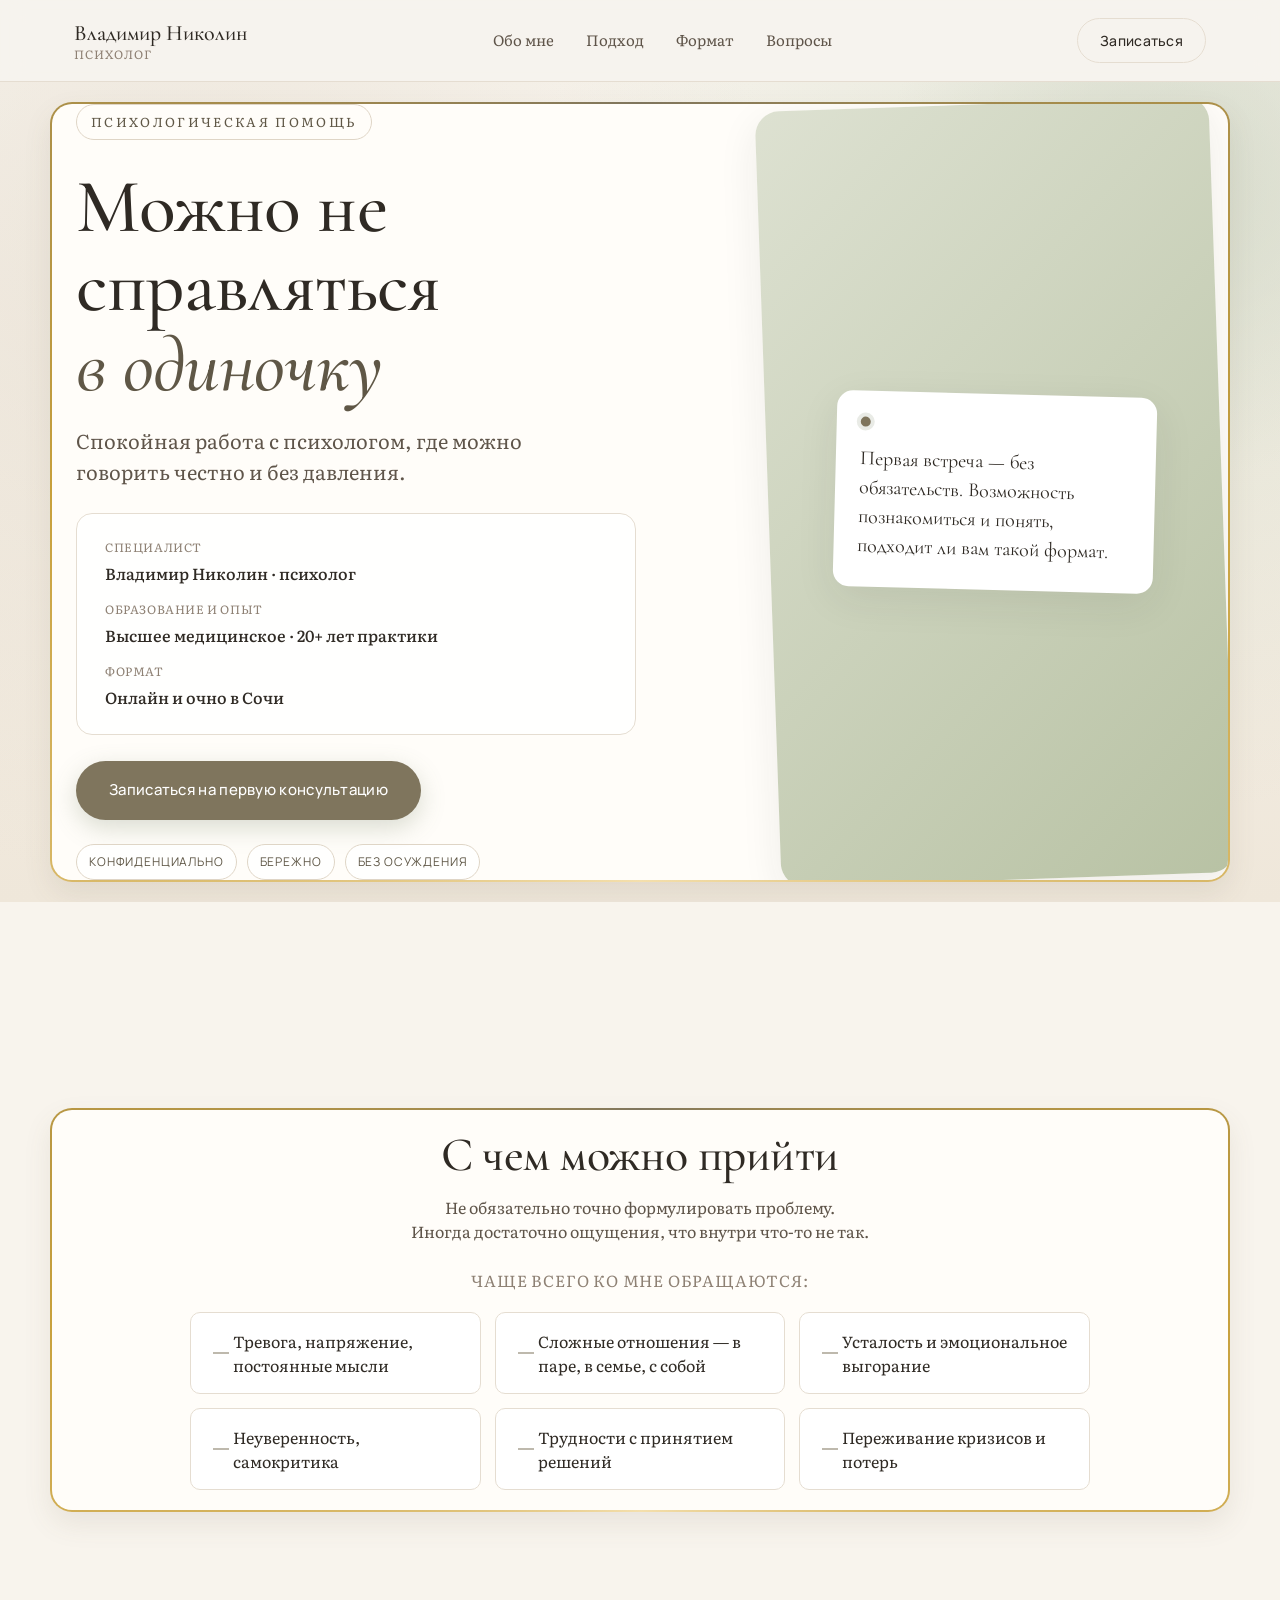
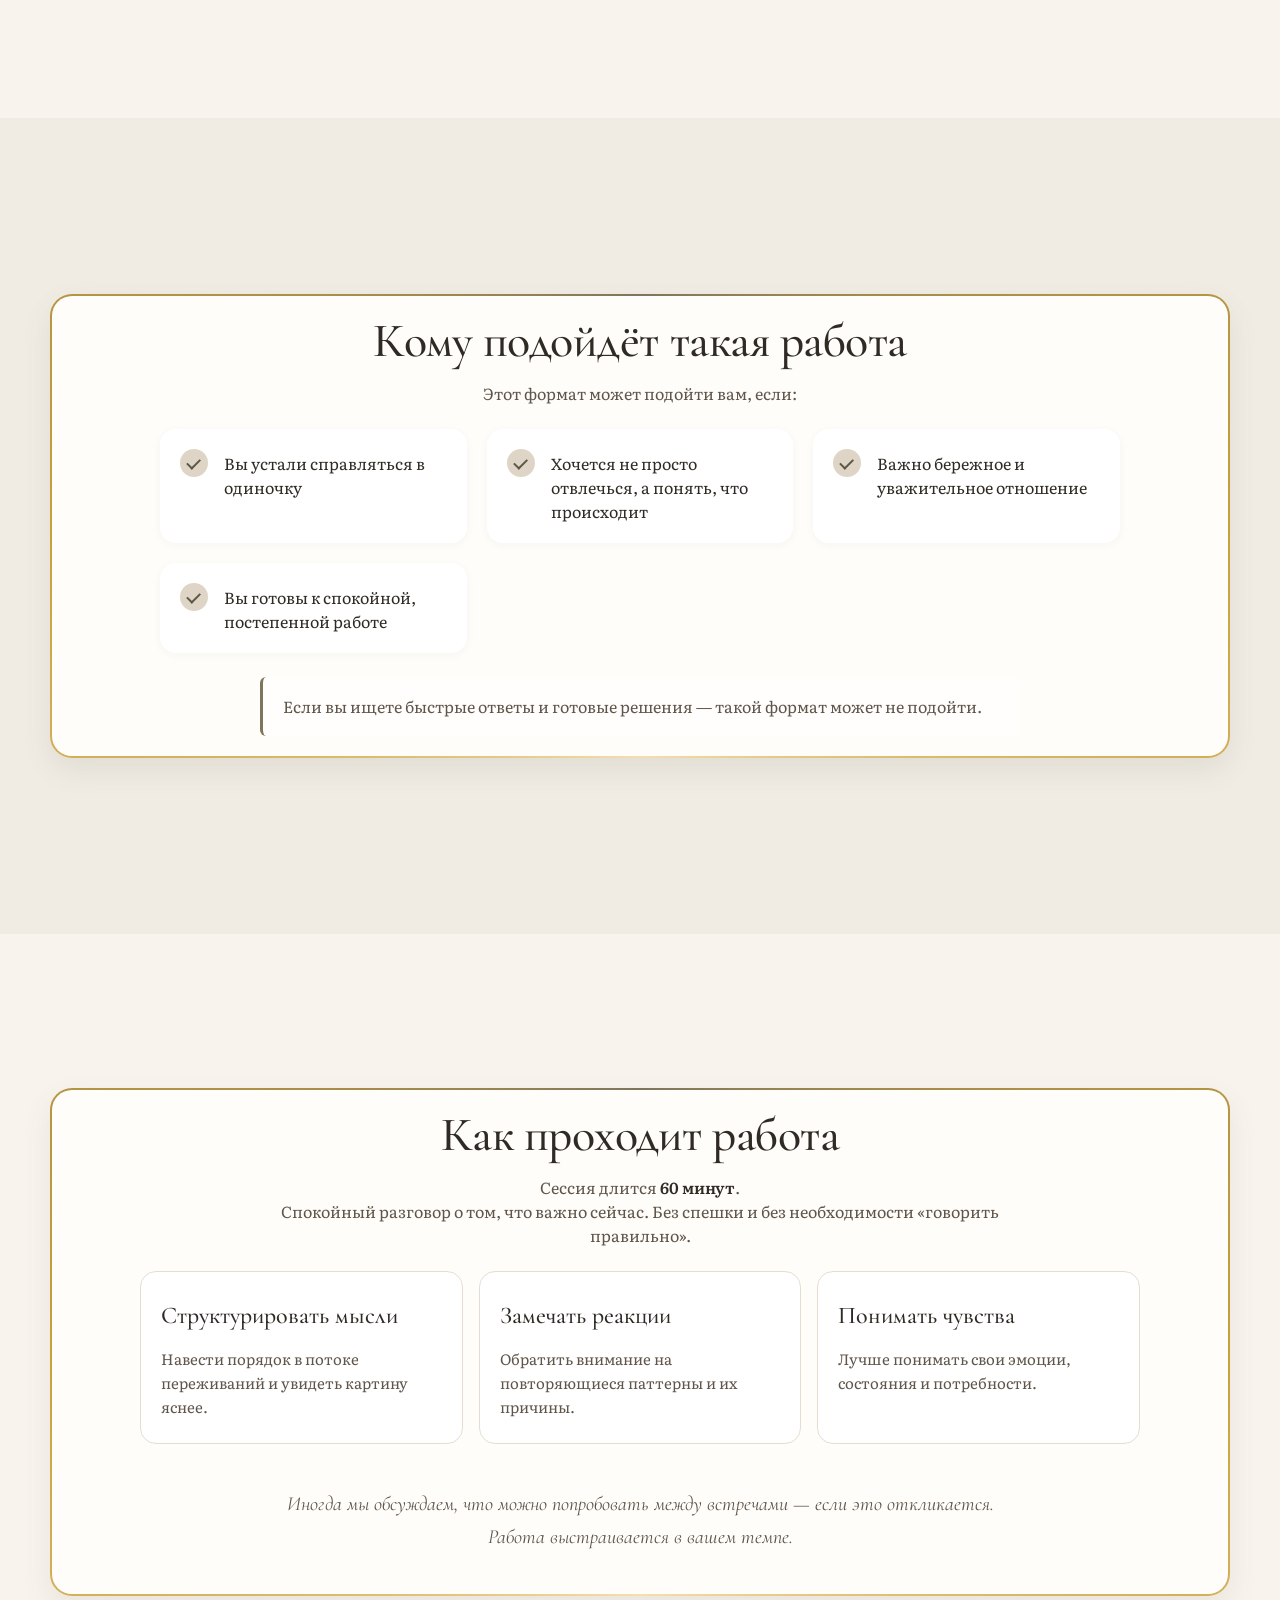
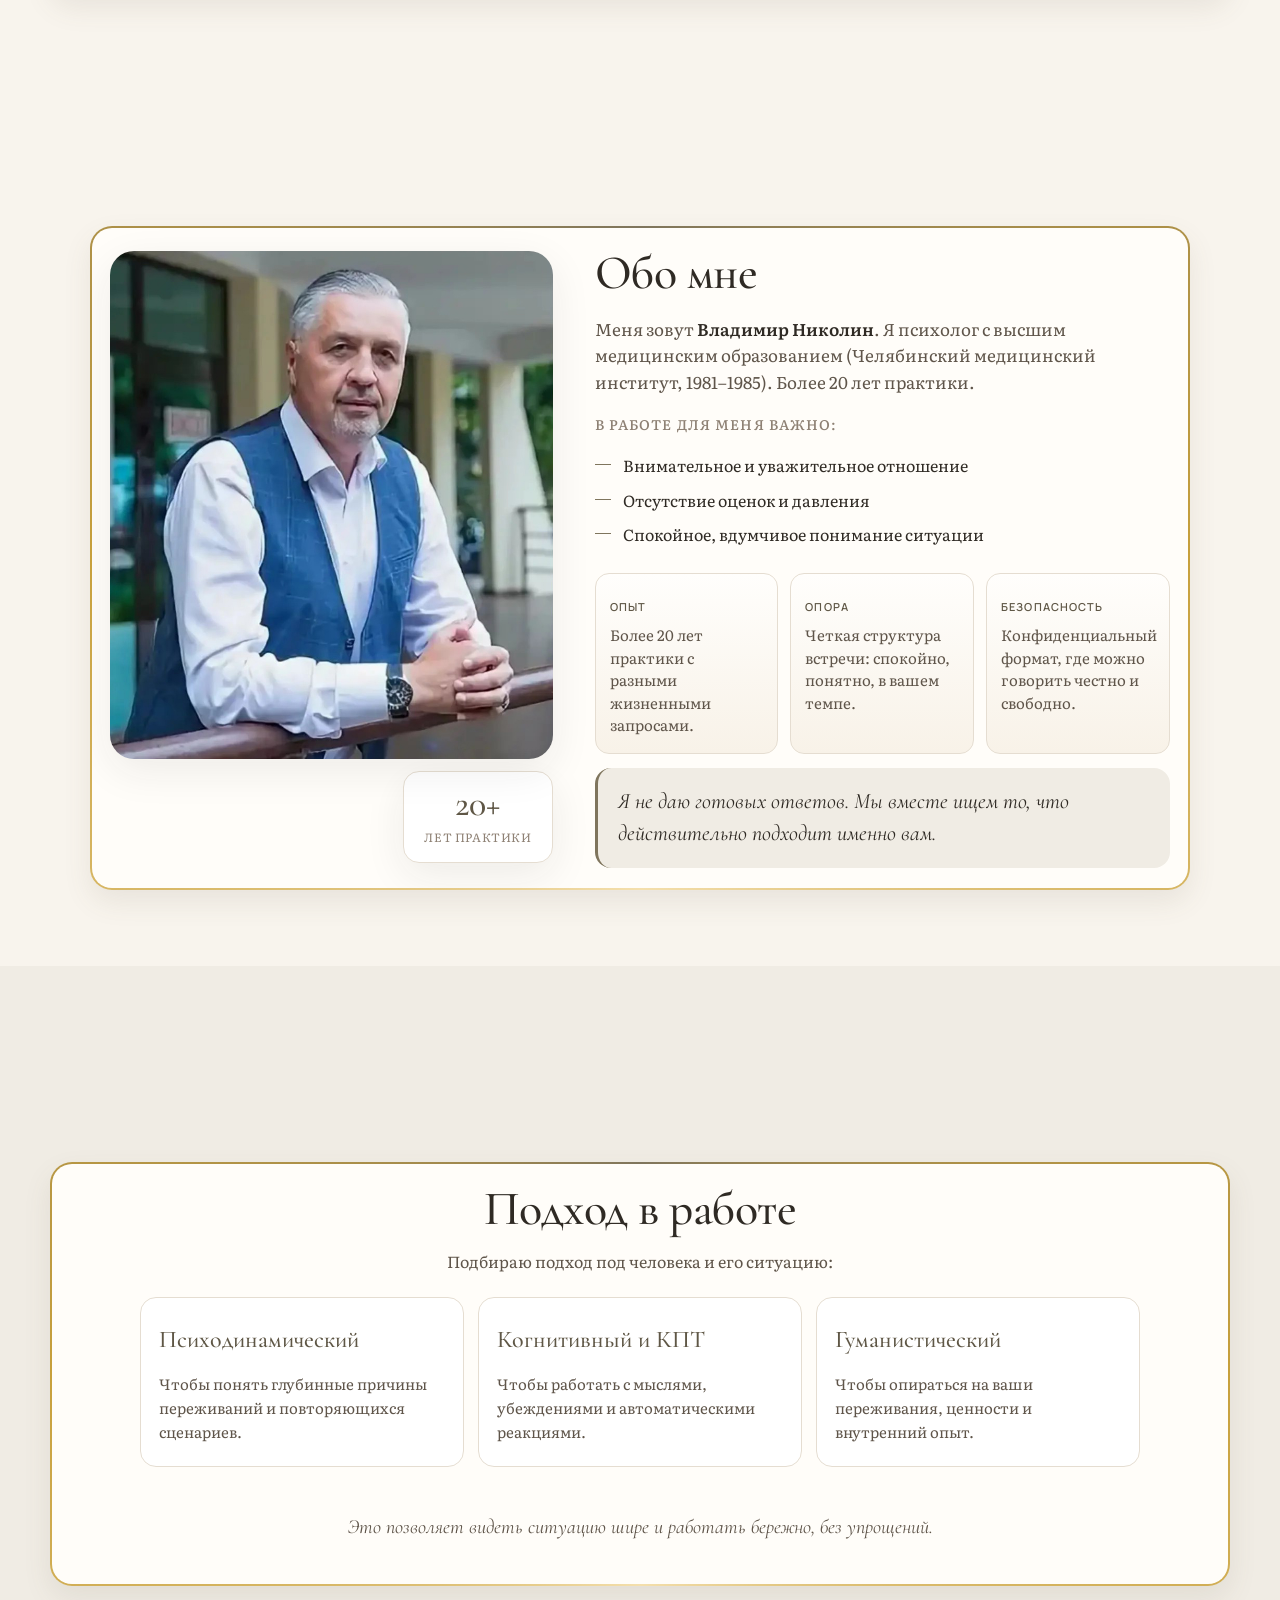
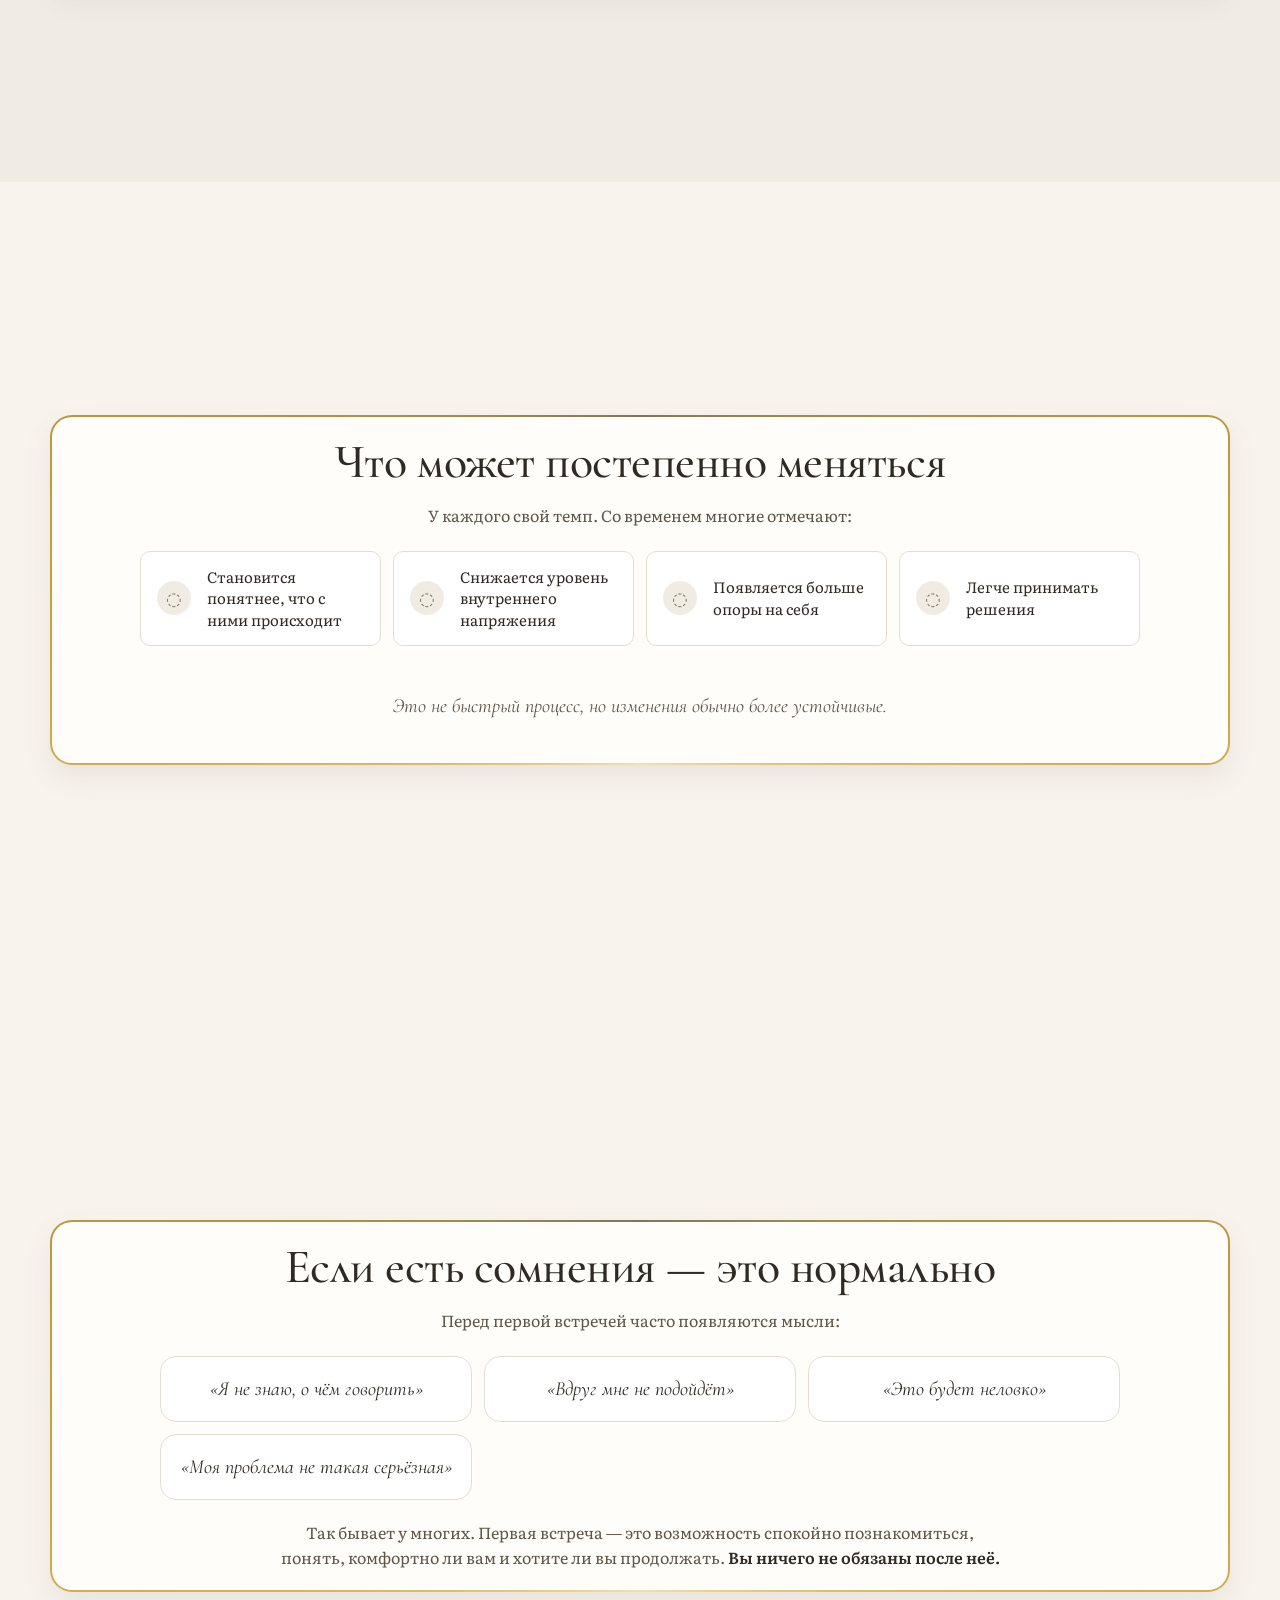
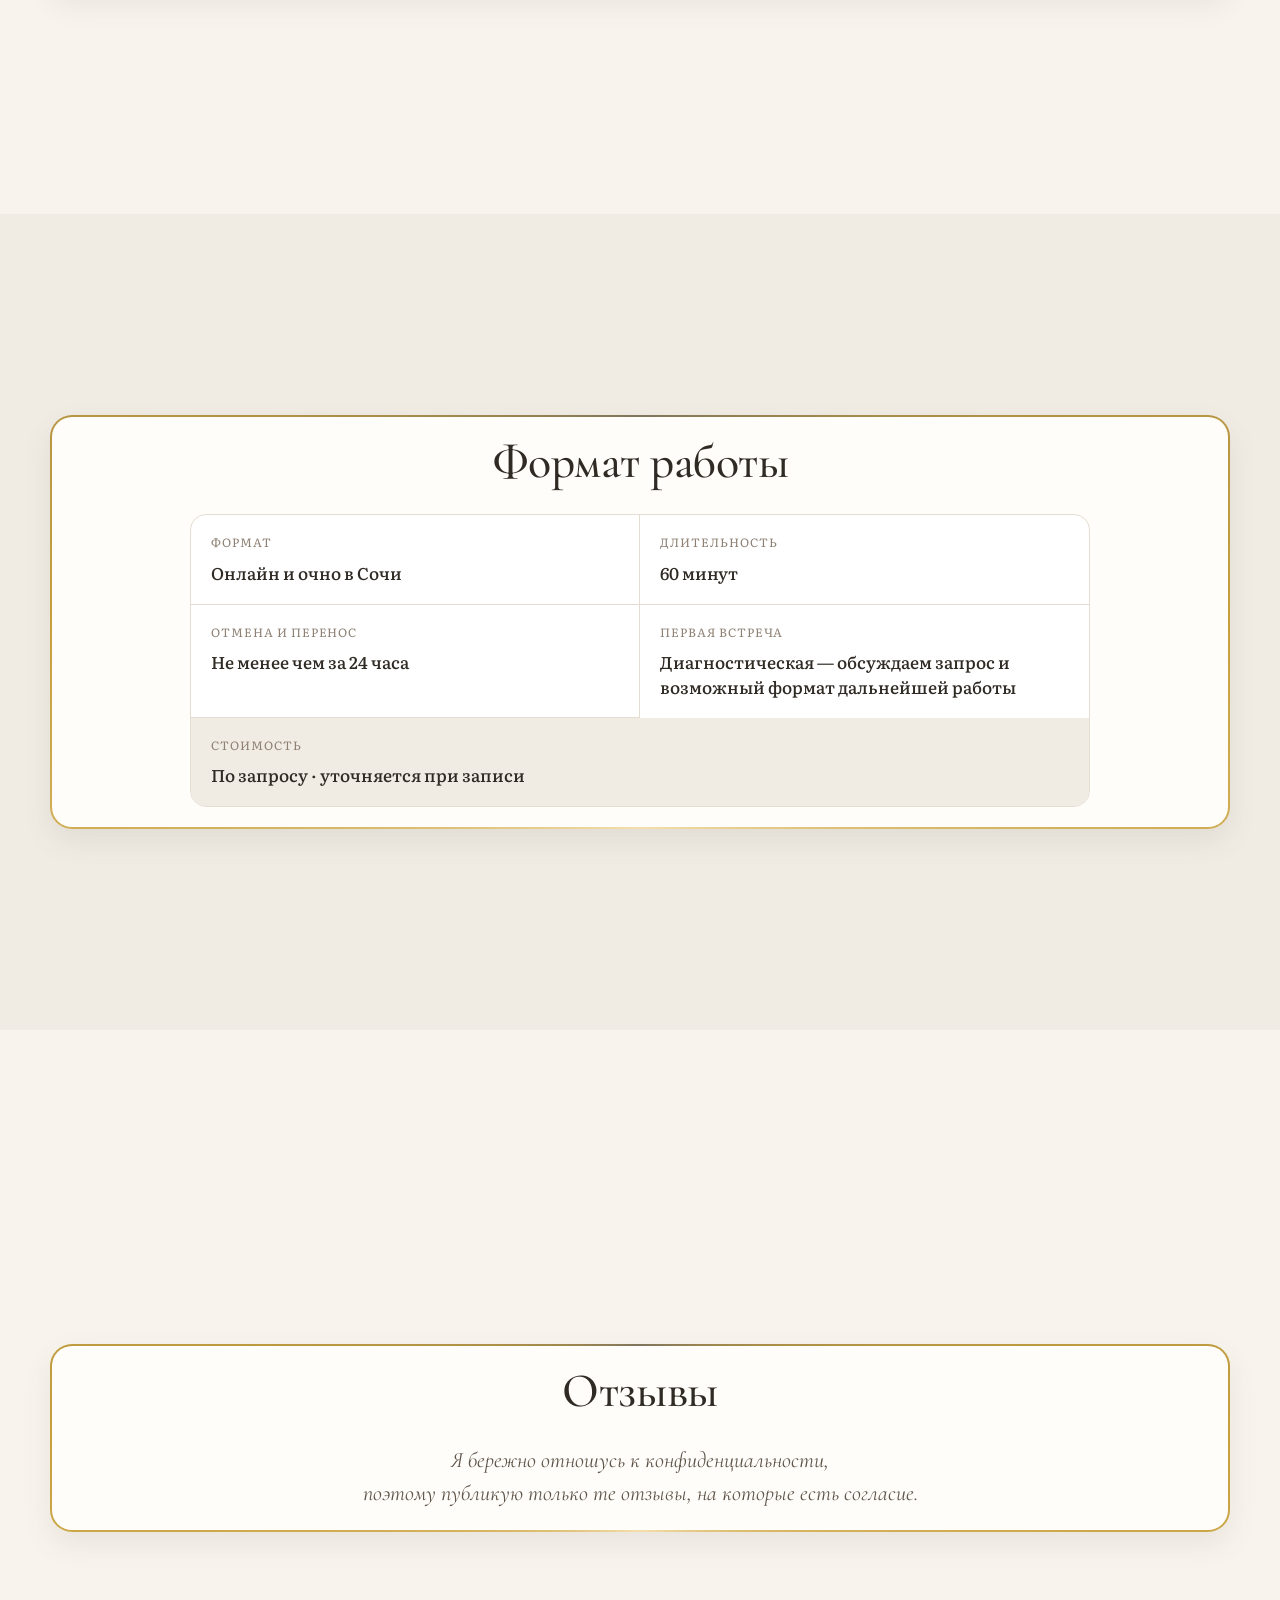
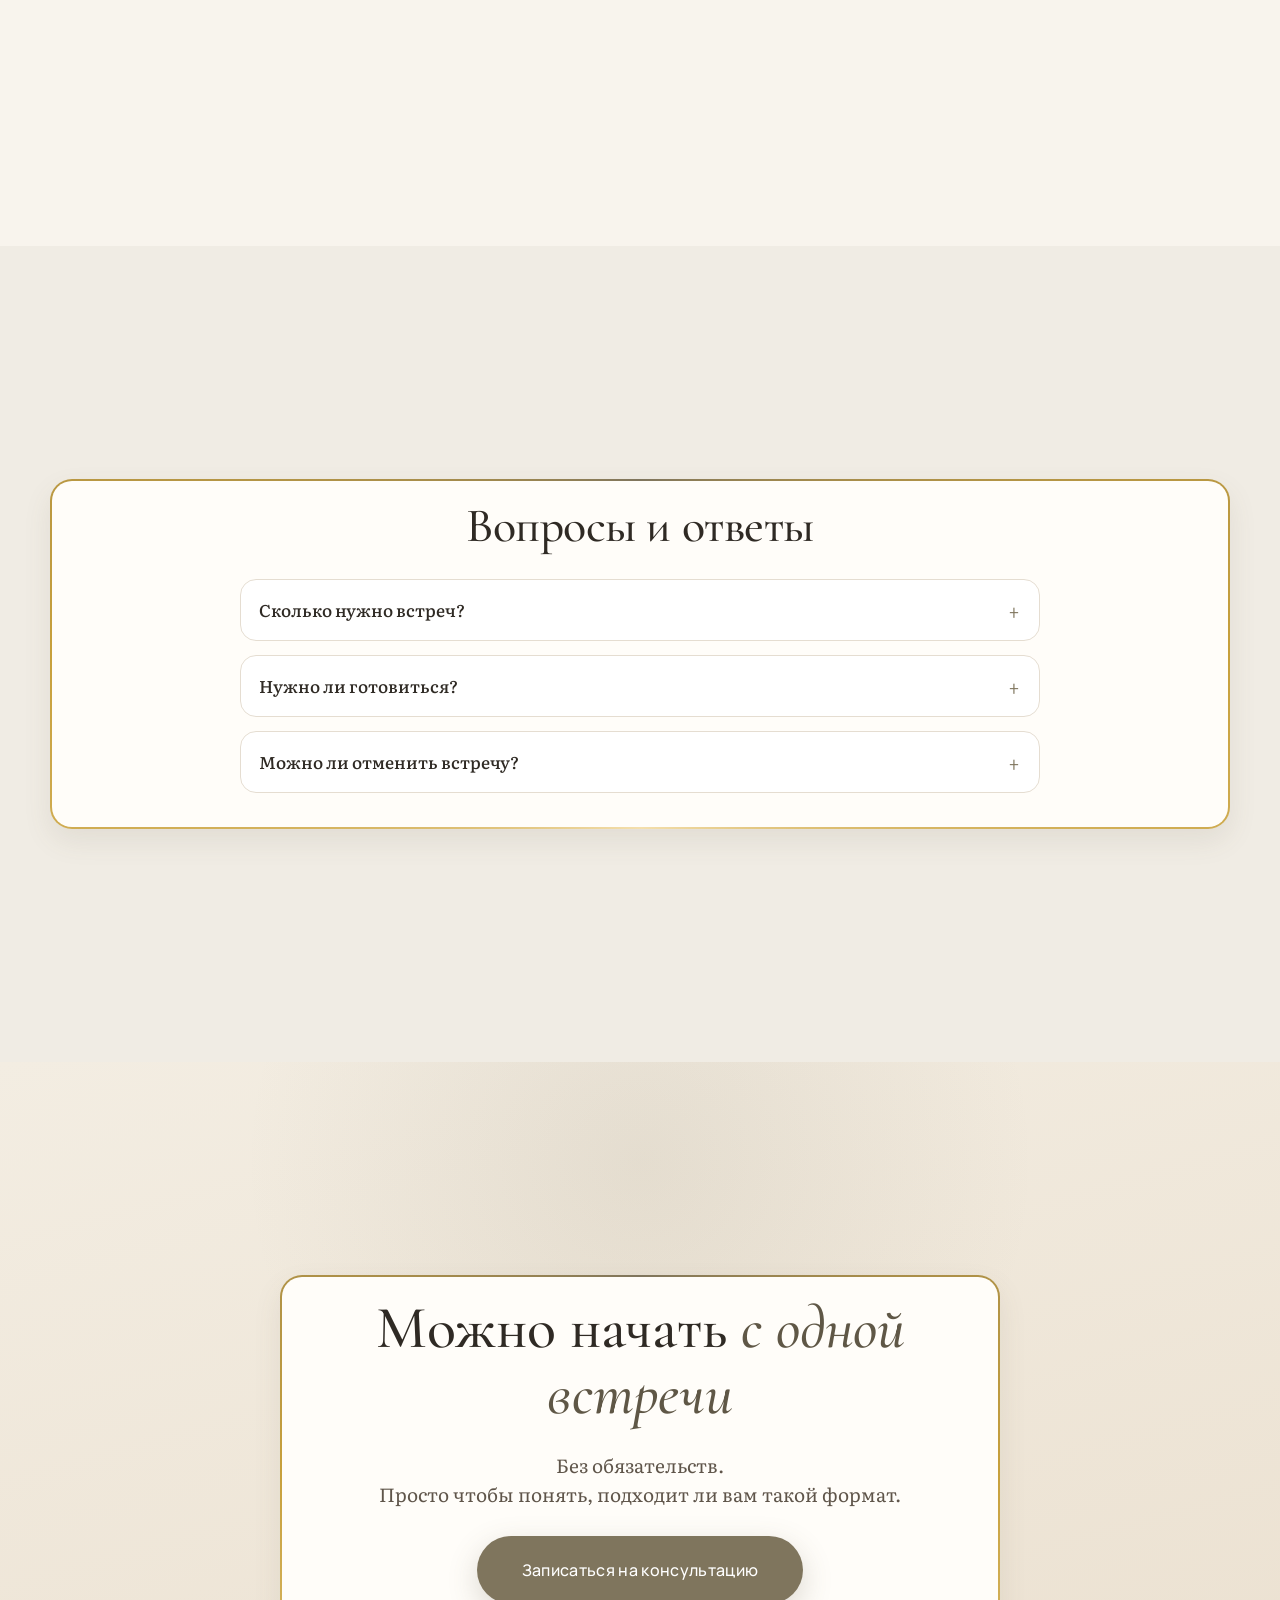
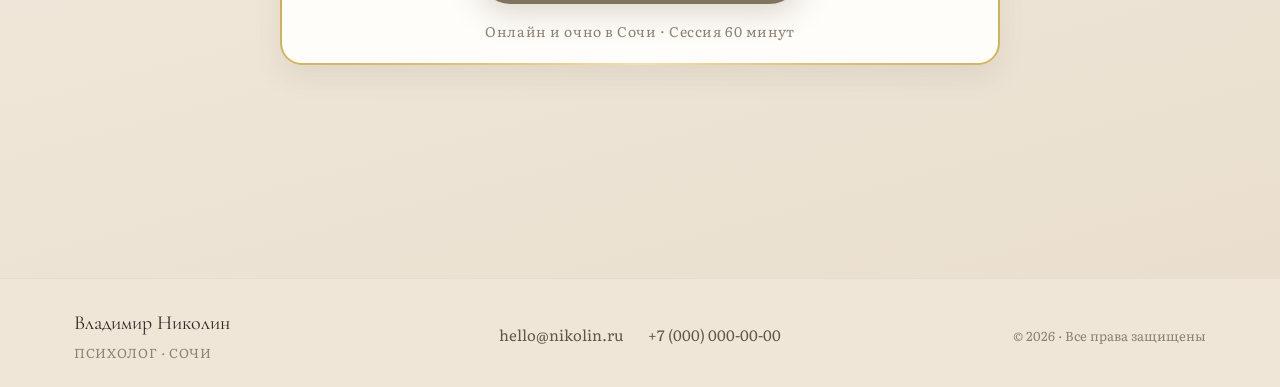
<file: index.html>
<!DOCTYPE html>
<html lang="ru">
<head>
    <meta charset="UTF-8">
    <meta name="viewport" content="width=device-width, initial-scale=1.0">
    <title>Владимир Николин — психолог · Онлайн и очно в Сочи</title>
    <meta name="description" content="Владимир Николин — психолог с высшим медицинским образованием и 20+ лет практики. Спокойная, бережная работа онлайн и очно в Сочи.">
    <link rel="preconnect" href="https://fonts.googleapis.com">
    <link rel="preconnect" href="https://fonts.gstatic.com" crossorigin>
    <link href="https://fonts.googleapis.com/css2?family=Cormorant+Garamond:wght@400;500;600&family=Manrope:wght@400;500;600&family=Literata:opsz,wght@7..72,400;7..72,500&display=swap" rel="stylesheet">
    <link rel="stylesheet" href="styles.css">
</head>
<body>

    <!-- Шапка -->
    <header class="header">
        <div class="container header__inner">
            <a href="#" class="logo">
                <span class="logo__name">Владимир Николин</span>
                <span class="logo__role">психолог</span>
            </a>
            <nav class="nav">
                <a href="#about">Обо мне</a>
                <a href="#approach">Подход</a>
                <a href="#format">Формат</a>
                <a href="#faq">Вопросы</a>
            </nav>
            <a href="#contact" class="btn btn--small">Записаться</a>
        </div>
    </header>

    <!-- 1. Первый экран -->
    <section class="hero">
        <div class="container hero__inner">
            <div class="hero__content">
                <p class="hero__eyebrow">Психологическая помощь</p>
                <h1 class="hero__title">Можно не справляться <br><em>в одиночку</em></h1>
                <p class="hero__subtitle">
                    Спокойная работа с психологом, где можно говорить честно и без давления.
                </p>

                <div class="hero__meta">
                    <div class="hero__meta-item">
                        <span class="hero__meta-label">Специалист</span>
                        <span class="hero__meta-value">Владимир Николин · психолог</span>
                    </div>
                    <div class="hero__meta-item">
                        <span class="hero__meta-label">Образование и опыт</span>
                        <span class="hero__meta-value">Высшее медицинское · 20+ лет практики</span>
                    </div>
                    <div class="hero__meta-item">
                        <span class="hero__meta-label">Формат</span>
                        <span class="hero__meta-value">Онлайн и очно в Сочи</span>
                    </div>
                </div>

                <a href="#contact" class="btn btn--primary">Записаться на первую консультацию</a>
                <div class="hero__trust">
                    <span>Конфиденциально</span>
                    <span>Бережно</span>
                    <span>Без осуждения</span>
                </div>
            </div>

            <div class="hero__visual">
                <div class="hero__card">
                    <div class="hero__card-dot"></div>
                    <p>Первая встреча — без обязательств. Возможность познакомиться и понять, подходит ли вам такой формат.</p>
                </div>
            </div>
        </div>
    </section>

    <!-- 2. С чем можно прийти -->
    <section class="section" id="with-what">
        <div class="container">
            <div class="section__head">
                <h2 class="section__title">С чем можно прийти</h2>
                <p class="section__lead">
                    Не обязательно точно формулировать проблему.<br>
                    Иногда достаточно ощущения, что внутри что-то не так.
                </p>
            </div>

            <p class="section__intro">Чаще всего ко мне обращаются:</p>

            <ul class="topics">
                <li class="topics__item">Тревога, напряжение, постоянные мысли</li>
                <li class="topics__item">Сложные отношения — в паре, в семье, с собой</li>
                <li class="topics__item">Усталость и эмоциональное выгорание</li>
                <li class="topics__item">Неуверенность, самокритика</li>
                <li class="topics__item">Трудности с принятием решений</li>
                <li class="topics__item">Переживание кризисов и потерь</li>
            </ul>
        </div>
    </section>

    <!-- 3. Кому подойдёт -->
    <section class="section section--muted">
        <div class="container">
            <div class="section__head">
                <h2 class="section__title">Кому подойдёт такая работа</h2>
                <p class="section__lead">Этот формат может подойти вам, если:</p>
            </div>

            <div class="suits">
                <div class="suits__item">
                    <span class="suits__marker"></span>
                    <p>Вы устали справляться в одиночку</p>
                </div>
                <div class="suits__item">
                    <span class="suits__marker"></span>
                    <p>Хочется не просто отвлечься, а понять, что происходит</p>
                </div>
                <div class="suits__item">
                    <span class="suits__marker"></span>
                    <p>Важно бережное и уважительное отношение</p>
                </div>
                <div class="suits__item">
                    <span class="suits__marker"></span>
                    <p>Вы готовы к спокойной, постепенной работе</p>
                </div>
            </div>

            <p class="section__note">
                Если вы ищете быстрые ответы и готовые решения — такой формат может не подойти.
            </p>
        </div>
    </section>

    <!-- 4. Как проходят консультации -->
    <section class="section" id="how">
        <div class="container">
            <div class="section__head">
                <h2 class="section__title">Как проходит работа</h2>
                <p class="section__lead">
                    Сессия длится <strong>60 минут</strong>.<br>
                    Спокойный разговор о том, что важно сейчас. Без спешки и без необходимости «говорить правильно».
                </p>
            </div>

            <div class="help-grid">
                <div class="help-card">
                    <h3>Структурировать мысли</h3>
                    <p>Навести порядок в потоке переживаний и увидеть картину яснее.</p>
                </div>
                <div class="help-card">
                    <h3>Замечать реакции</h3>
                    <p>Обратить внимание на повторяющиеся паттерны и их причины.</p>
                </div>
                <div class="help-card">
                    <h3>Понимать чувства</h3>
                    <p>Лучше понимать свои эмоции, состояния и потребности.</p>
                </div>
            </div>

            <p class="section__note section__note--center">
                Иногда мы обсуждаем, что можно попробовать между встречами — если это откликается.<br>
                Работа выстраивается в вашем темпе.
            </p>
        </div>
    </section>

    <!-- 5. О специалисте -->
    <section class="section about" id="about">
        <div class="container about__inner">
            <div class="about__photo">
                <div class="about__photo-box">
                    <img src="Владимир Николин.jpg" alt="Психолог Владимир Николин" class="about__photo-img">
                </div>
                <div class="about__badge">
                    <span class="about__badge-num">20+</span>
                    <span class="about__badge-text">лет практики</span>
                </div>
            </div>

            <div class="about__content">
                <h2 class="section__title">Обо мне</h2>
                <p class="about__text">
                    Меня зовут <strong>Владимир Николин</strong>. Я психолог с высшим медицинским образованием
                    (Челябинский медицинский институт, 1981–1985). Более 20 лет практики.
                </p>

                <h3 class="about__subtitle">В работе для меня важно:</h3>
                <ul class="about__list">
                    <li>Внимательное и уважительное отношение</li>
                    <li>Отсутствие оценок и давления</li>
                    <li>Спокойное, вдумчивое понимание ситуации</li>
                </ul>
                <div class="about__trust-grid">
                    <div class="about__trust-card">
                        <span class="about__trust-key">Опыт</span>
                        <p>Более 20 лет практики с разными жизненными запросами.</p>
                    </div>
                    <div class="about__trust-card">
                        <span class="about__trust-key">Опора</span>
                        <p>Четкая структура встречи: спокойно, понятно, в вашем темпе.</p>
                    </div>
                    <div class="about__trust-card">
                        <span class="about__trust-key">Безопасность</span>
                        <p>Конфиденциальный формат, где можно говорить честно и свободно.</p>
                    </div>
                </div>

                <blockquote class="about__quote">
                    Я не даю готовых ответов. Мы вместе ищем то, что действительно подходит именно вам.
                </blockquote>
            </div>
        </div>
    </section>

    <!-- 6. Как я работаю -->
    <section class="section section--muted" id="approach">
        <div class="container">
            <div class="section__head">
                <h2 class="section__title">Подход в работе</h2>
                <p class="section__lead">
                    Подбираю подход под человека и его ситуацию:
                </p>
            </div>

            <div class="approach">
                <div class="approach__item">
                    <h3>Психодинамический</h3>
                    <p>Чтобы понять глубинные причины переживаний и повторяющихся сценариев.</p>
                </div>
                <div class="approach__item">
                    <h3>Когнитивный и КПТ</h3>
                    <p>Чтобы работать с мыслями, убеждениями и автоматическими реакциями.</p>
                </div>
                <div class="approach__item">
                    <h3>Гуманистический</h3>
                    <p>Чтобы опираться на ваши переживания, ценности и внутренний опыт.</p>
                </div>
            </div>

            <p class="section__note section__note--center">
                Это позволяет видеть ситуацию шире и работать бережно, без упрощений.
            </p>
        </div>
    </section>

    <!-- 7. Что может измениться -->
    <section class="section" id="results">
        <div class="container">
            <div class="section__head">
                <h2 class="section__title">Что может постепенно меняться</h2>
                <p class="section__lead">
                    У каждого свой темп. Со временем многие отмечают:
                </p>
            </div>

            <div class="changes">
                <div class="changes__item">
                    <div class="changes__icon">◌</div>
                    <p>Становится понятнее, что с ними происходит</p>
                </div>
                <div class="changes__item">
                    <div class="changes__icon">◌</div>
                    <p>Снижается уровень внутреннего напряжения</p>
                </div>
                <div class="changes__item">
                    <div class="changes__icon">◌</div>
                    <p>Появляется больше опоры на себя</p>
                </div>
                <div class="changes__item">
                    <div class="changes__icon">◌</div>
                    <p>Легче принимать решения</p>
                </div>
            </div>

            <p class="section__note section__note--center">
                Это не быстрый процесс, но изменения обычно более устойчивые.
            </p>
        </div>
    </section>

    <!-- 8. Если есть сомнения -->
    <section class="section doubts">
        <div class="container">
            <div class="section__head">
                <h2 class="section__title">Если есть сомнения — это нормально</h2>
                <p class="section__lead">Перед первой встречей часто появляются мысли:</p>
            </div>

            <div class="doubts__grid">
                <div class="doubts__card">«Я не знаю, о чём говорить»</div>
                <div class="doubts__card">«Вдруг мне не подойдёт»</div>
                <div class="doubts__card">«Это будет неловко»</div>
                <div class="doubts__card">«Моя проблема не такая серьёзная»</div>
            </div>

            <p class="doubts__text">
                Так бывает у многих. Первая встреча — это возможность спокойно познакомиться,
                понять, комфортно ли вам и хотите ли вы продолжать.
                <strong>Вы ничего не обязаны после неё.</strong>
            </p>
        </div>
    </section>

    <!-- 9. Формат работы -->
    <section class="section section--muted" id="format">
        <div class="container">
            <div class="section__head">
                <h2 class="section__title">Формат работы</h2>
            </div>

            <div class="format">
                <div class="format__item">
                    <span class="format__label">Формат</span>
                    <span class="format__value">Онлайн и очно в Сочи</span>
                </div>
                <div class="format__item">
                    <span class="format__label">Длительность</span>
                    <span class="format__value">60 минут</span>
                </div>
                <div class="format__item">
                    <span class="format__label">Отмена и перенос</span>
                    <span class="format__value">Не менее чем за 24 часа</span>
                </div>
                <div class="format__item">
                    <span class="format__label">Первая встреча</span>
                    <span class="format__value">Диагностическая — обсуждаем запрос и возможный формат дальнейшей работы</span>
                </div>
                <div class="format__item format__item--wide">
                    <span class="format__label">Стоимость</span>
                    <span class="format__value">По запросу · уточняется при записи</span>
                </div>
            </div>
        </div>
    </section>

    <!-- 10. Отзывы -->
    <section class="section reviews">
        <div class="container">
            <div class="section__head">
                <h2 class="section__title">Отзывы</h2>
            </div>
            <p class="reviews__text">
                Я бережно отношусь к конфиденциальности,<br>
                поэтому публикую только те отзывы, на которые есть согласие.
            </p>
        </div>
    </section>

    <!-- 11. FAQ -->
    <section class="section section--muted" id="faq">
        <div class="container">
            <div class="section__head">
                <h2 class="section__title">Вопросы и ответы</h2>
            </div>

            <div class="faq">
                <details class="faq__item">
                    <summary>Сколько нужно встреч?</summary>
                    <p>Это зависит от ситуации. Иногда достаточно нескольких встреч, иногда работа занимает больше времени.</p>
                </details>
                <details class="faq__item">
                    <summary>Нужно ли готовиться?</summary>
                    <p>Нет. Достаточно прийти с тем, что есть.</p>
                </details>
                <details class="faq__item">
                    <summary>Можно ли отменить встречу?</summary>
                    <p>Да, не позднее чем за 24 часа.</p>
                </details>
            </div>
        </div>
    </section>

    <!-- 12. Финальный блок -->
    <section class="section cta" id="contact">
        <div class="container cta__inner">
            <h2 class="cta__title">Можно начать <em>с одной встречи</em></h2>
            <p class="cta__text">
                Без обязательств.<br>
                Просто чтобы понять, подходит ли вам такой формат.
            </p>
            <a href="#" class="btn btn--primary btn--large">Записаться на консультацию</a>
            <p class="cta__note">Онлайн и очно в Сочи · Сессия 60 минут</p>
        </div>
    </section>

    <!-- Подвал -->
    <footer class="footer">
        <div class="container footer__inner">
            <div class="footer__brand">
                <span class="footer__name">Владимир Николин</span>
                <span class="footer__role">психолог · Сочи</span>
            </div>
            <div class="footer__contacts">
                <a href="mailto:hello@nikolin.ru">hello@nikolin.ru</a>
                <a href="tel:+70000000000">+7 (000) 000-00-00</a>
            </div>
            <p class="footer__copy">© 2026 · Все права защищены</p>
        </div>
    </footer>

</body>
</html>
</file>
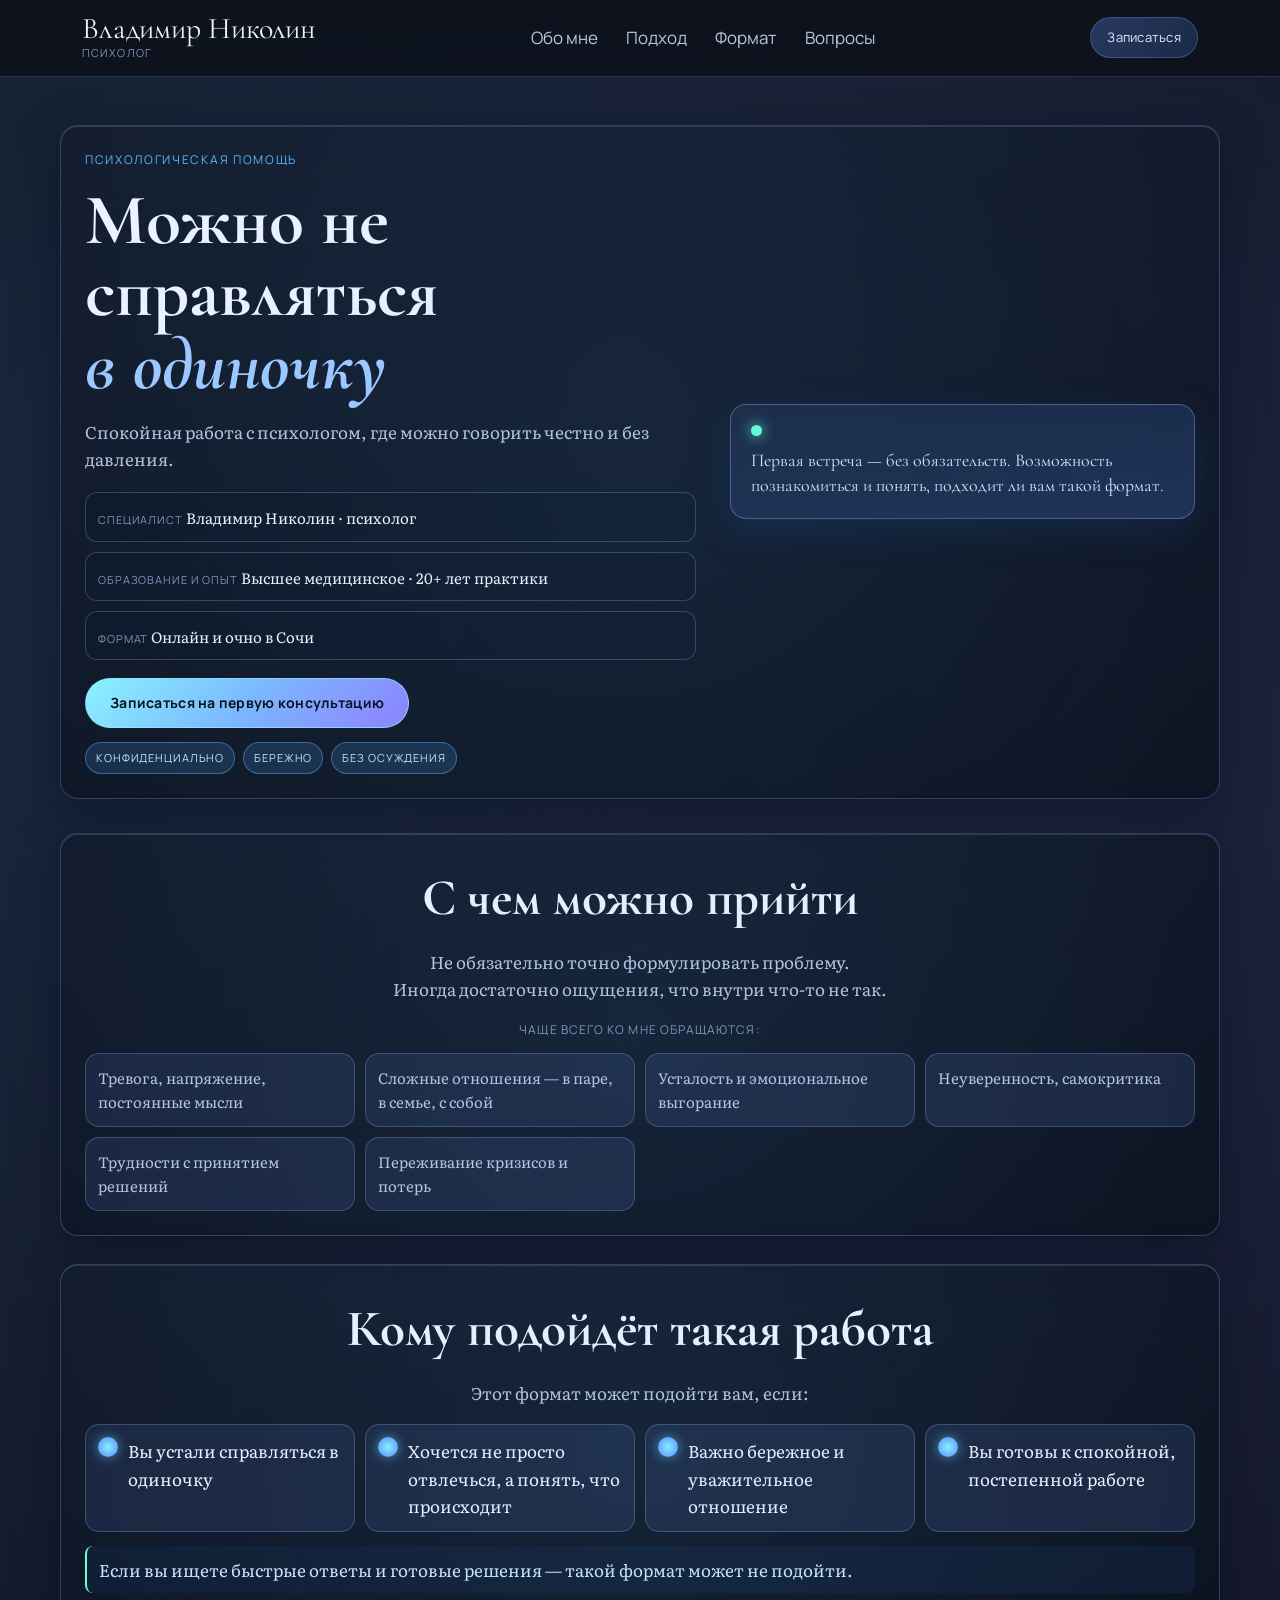
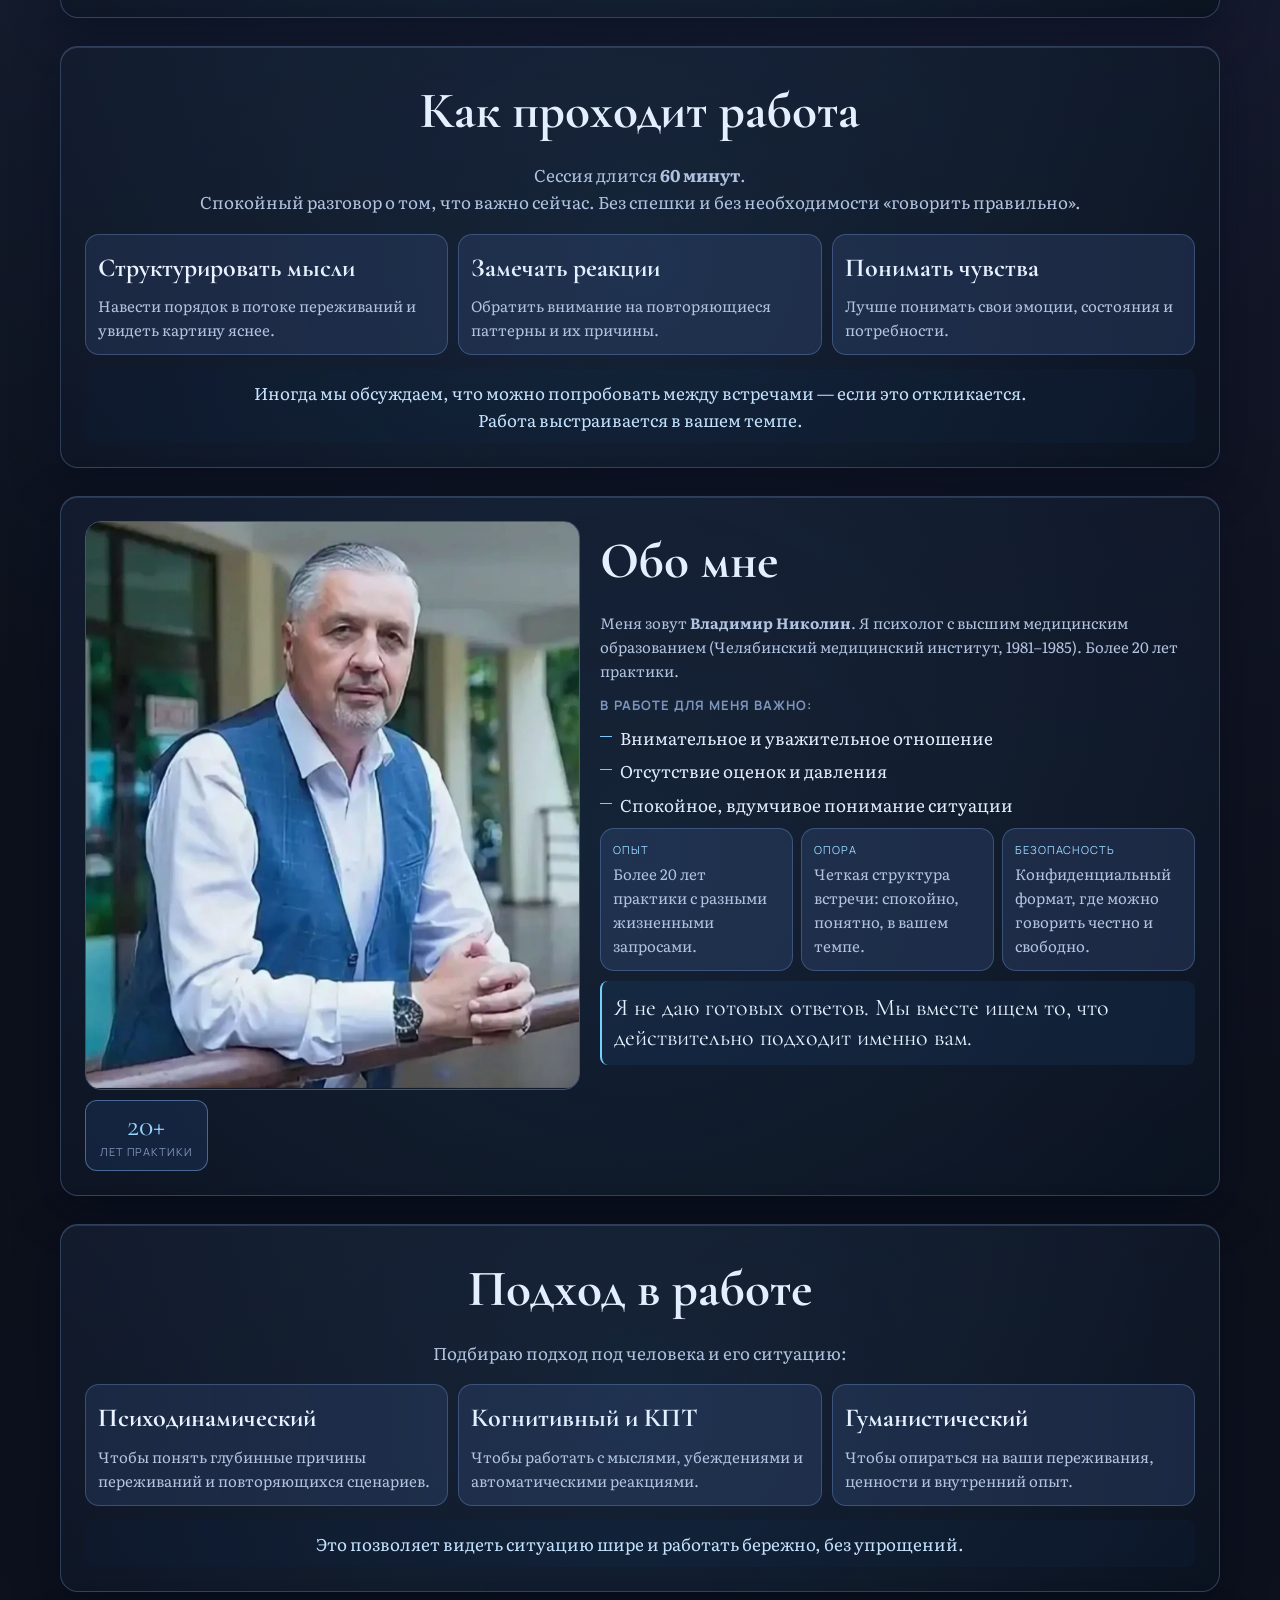
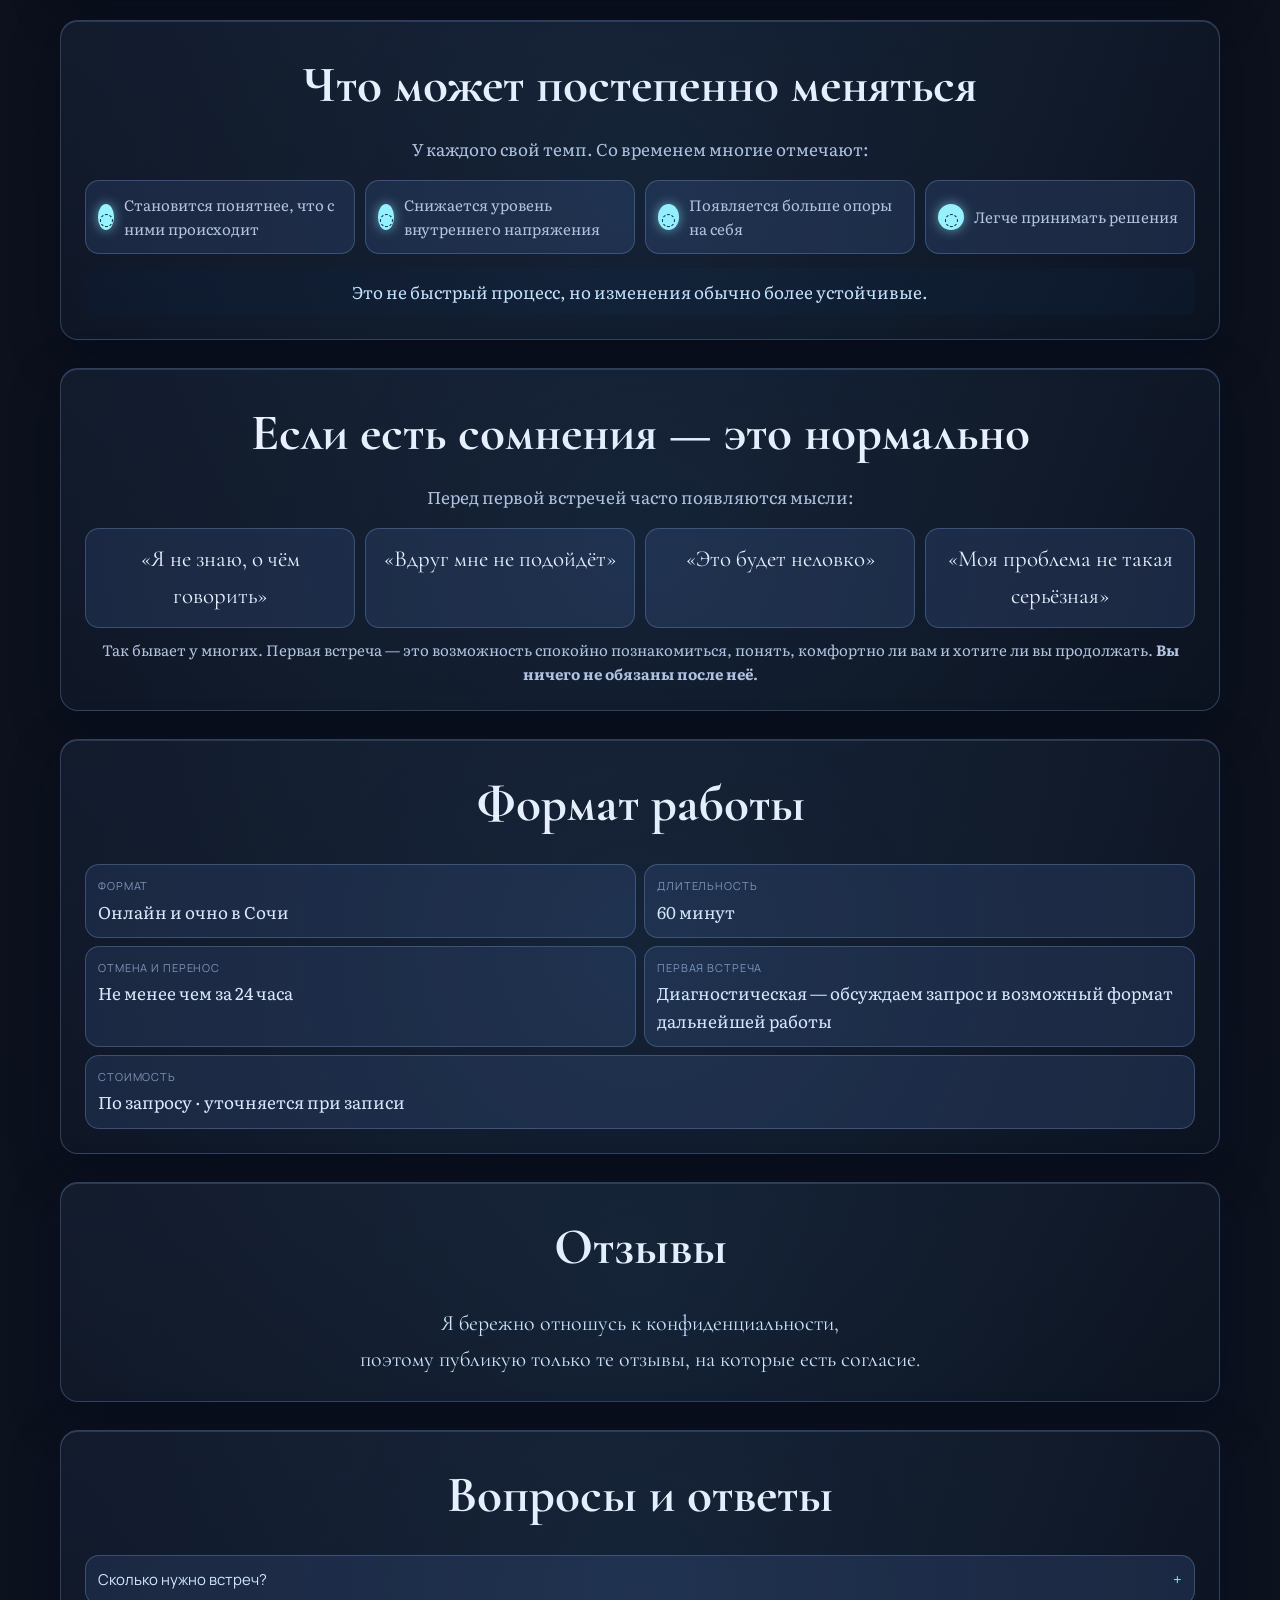
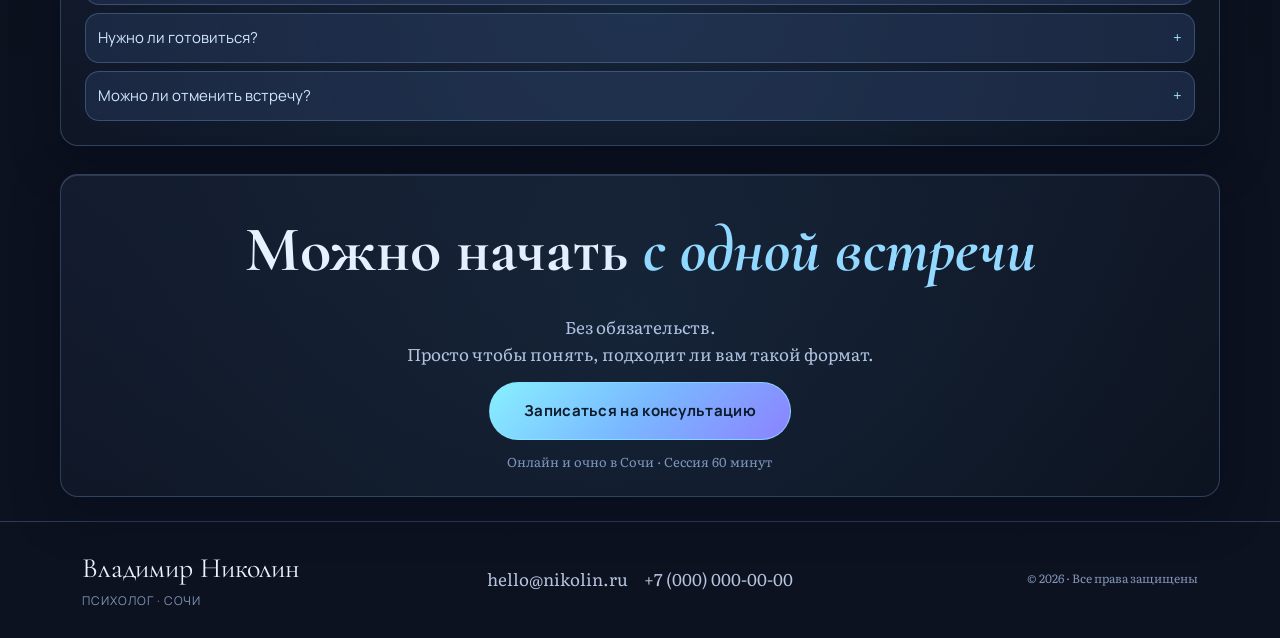
<file: Николин 2/index.html>
<!DOCTYPE html>
<html lang="ru">
<head>
    <meta charset="UTF-8">
    <meta name="viewport" content="width=device-width, initial-scale=1.0">
    <title>Владимир Николин — психолог · Онлайн и очно в Сочи</title>
    <meta name="description" content="Владимир Николин — психолог с высшим медицинским образованием и 20+ лет практики. Спокойная, бережная работа онлайн и очно в Сочи.">
    <link rel="preconnect" href="https://fonts.googleapis.com">
    <link rel="preconnect" href="https://fonts.gstatic.com" crossorigin>
    <link href="https://fonts.googleapis.com/css2?family=Cormorant+Garamond:wght@400;500;600&family=Manrope:wght@400;500;600;700&family=Literata:opsz,wght@7..72,400;7..72,500&display=swap" rel="stylesheet">
    <link rel="stylesheet" href="styles.css">
</head>
<body>

    <header class="header">
        <div class="container header__inner">
            <a href="#" class="logo">
                <span class="logo__name">Владимир Николин</span>
                <span class="logo__role">психолог</span>
            </a>
            <nav class="nav">
                <a href="#about">Обо мне</a>
                <a href="#approach">Подход</a>
                <a href="#format">Формат</a>
                <a href="#faq">Вопросы</a>
            </nav>
            <a href="#contact" class="btn btn--small">Записаться</a>
        </div>
    </header>

    <section class="hero">
        <div class="container hero__inner panel">
            <div class="hero__content">
                <p class="hero__eyebrow">Психологическая помощь</p>
                <h1 class="hero__title">Можно не справляться <br><em>в одиночку</em></h1>
                <p class="hero__subtitle">Спокойная работа с психологом, где можно говорить честно и без давления.</p>

                <div class="hero__meta">
                    <div class="hero__meta-item">
                        <span class="hero__meta-label">Специалист</span>
                        <span class="hero__meta-value">Владимир Николин · психолог</span>
                    </div>
                    <div class="hero__meta-item">
                        <span class="hero__meta-label">Образование и опыт</span>
                        <span class="hero__meta-value">Высшее медицинское · 20+ лет практики</span>
                    </div>
                    <div class="hero__meta-item">
                        <span class="hero__meta-label">Формат</span>
                        <span class="hero__meta-value">Онлайн и очно в Сочи</span>
                    </div>
                </div>

                <a href="#contact" class="btn btn--primary">Записаться на первую консультацию</a>
                <div class="hero__trust">
                    <span>Конфиденциально</span>
                    <span>Бережно</span>
                    <span>Без осуждения</span>
                </div>
            </div>

            <div class="hero__visual">
                <div class="hero__card">
                    <div class="hero__card-dot"></div>
                    <p>Первая встреча — без обязательств. Возможность познакомиться и понять, подходит ли вам такой формат.</p>
                </div>
            </div>
        </div>
    </section>

    <section class="section" id="with-what">
        <div class="container panel">
            <div class="section__head">
                <h2 class="section__title">С чем можно прийти</h2>
                <p class="section__lead">Не обязательно точно формулировать проблему.<br>Иногда достаточно ощущения, что внутри что-то не так.</p>
            </div>

            <p class="section__intro">Чаще всего ко мне обращаются:</p>
            <ul class="topics">
                <li class="topics__item">Тревога, напряжение, постоянные мысли</li>
                <li class="topics__item">Сложные отношения — в паре, в семье, с собой</li>
                <li class="topics__item">Усталость и эмоциональное выгорание</li>
                <li class="topics__item">Неуверенность, самокритика</li>
                <li class="topics__item">Трудности с принятием решений</li>
                <li class="topics__item">Переживание кризисов и потерь</li>
            </ul>
        </div>
    </section>

    <section class="section section--muted">
        <div class="container panel">
            <div class="section__head">
                <h2 class="section__title">Кому подойдёт такая работа</h2>
                <p class="section__lead">Этот формат может подойти вам, если:</p>
            </div>

            <div class="suits">
                <div class="suits__item"><span class="suits__marker"></span><p>Вы устали справляться в одиночку</p></div>
                <div class="suits__item"><span class="suits__marker"></span><p>Хочется не просто отвлечься, а понять, что происходит</p></div>
                <div class="suits__item"><span class="suits__marker"></span><p>Важно бережное и уважительное отношение</p></div>
                <div class="suits__item"><span class="suits__marker"></span><p>Вы готовы к спокойной, постепенной работе</p></div>
            </div>

            <p class="section__note">Если вы ищете быстрые ответы и готовые решения — такой формат может не подойти.</p>
        </div>
    </section>

    <section class="section" id="how">
        <div class="container panel">
            <div class="section__head">
                <h2 class="section__title">Как проходит работа</h2>
                <p class="section__lead">Сессия длится <strong>60 минут</strong>.<br>Спокойный разговор о том, что важно сейчас. Без спешки и без необходимости «говорить правильно».</p>
            </div>

            <div class="help-grid">
                <div class="help-card"><h3>Структурировать мысли</h3><p>Навести порядок в потоке переживаний и увидеть картину яснее.</p></div>
                <div class="help-card"><h3>Замечать реакции</h3><p>Обратить внимание на повторяющиеся паттерны и их причины.</p></div>
                <div class="help-card"><h3>Понимать чувства</h3><p>Лучше понимать свои эмоции, состояния и потребности.</p></div>
            </div>

            <p class="section__note section__note--center">Иногда мы обсуждаем, что можно попробовать между встречами — если это откликается.<br>Работа выстраивается в вашем темпе.</p>
        </div>
    </section>

    <section class="section about" id="about">
        <div class="container about__inner panel">
            <div class="about__photo">
                <div class="about__photo-box">
                    <img src="../Владимир Николин.jpg" alt="Психолог Владимир Николин" class="about__photo-img">
                </div>
                <div class="about__badge">
                    <span class="about__badge-num">20+</span>
                    <span class="about__badge-text">лет практики</span>
                </div>
            </div>

            <div class="about__content">
                <h2 class="section__title">Обо мне</h2>
                <p class="about__text">Меня зовут <strong>Владимир Николин</strong>. Я психолог с высшим медицинским образованием (Челябинский медицинский институт, 1981–1985). Более 20 лет практики.</p>

                <h3 class="about__subtitle">В работе для меня важно:</h3>
                <ul class="about__list">
                    <li>Внимательное и уважительное отношение</li>
                    <li>Отсутствие оценок и давления</li>
                    <li>Спокойное, вдумчивое понимание ситуации</li>
                </ul>
                <div class="about__trust-grid">
                    <div class="about__trust-card"><span class="about__trust-key">Опыт</span><p>Более 20 лет практики с разными жизненными запросами.</p></div>
                    <div class="about__trust-card"><span class="about__trust-key">Опора</span><p>Четкая структура встречи: спокойно, понятно, в вашем темпе.</p></div>
                    <div class="about__trust-card"><span class="about__trust-key">Безопасность</span><p>Конфиденциальный формат, где можно говорить честно и свободно.</p></div>
                </div>

                <blockquote class="about__quote">Я не даю готовых ответов. Мы вместе ищем то, что действительно подходит именно вам.</blockquote>
            </div>
        </div>
    </section>

    <section class="section section--muted" id="approach">
        <div class="container panel">
            <div class="section__head">
                <h2 class="section__title">Подход в работе</h2>
                <p class="section__lead">Подбираю подход под человека и его ситуацию:</p>
            </div>

            <div class="approach">
                <div class="approach__item"><h3>Психодинамический</h3><p>Чтобы понять глубинные причины переживаний и повторяющихся сценариев.</p></div>
                <div class="approach__item"><h3>Когнитивный и КПТ</h3><p>Чтобы работать с мыслями, убеждениями и автоматическими реакциями.</p></div>
                <div class="approach__item"><h3>Гуманистический</h3><p>Чтобы опираться на ваши переживания, ценности и внутренний опыт.</p></div>
            </div>

            <p class="section__note section__note--center">Это позволяет видеть ситуацию шире и работать бережно, без упрощений.</p>
        </div>
    </section>

    <section class="section" id="results">
        <div class="container panel">
            <div class="section__head">
                <h2 class="section__title">Что может постепенно меняться</h2>
                <p class="section__lead">У каждого свой темп. Со временем многие отмечают:</p>
            </div>

            <div class="changes">
                <div class="changes__item"><div class="changes__icon">◌</div><p>Становится понятнее, что с ними происходит</p></div>
                <div class="changes__item"><div class="changes__icon">◌</div><p>Снижается уровень внутреннего напряжения</p></div>
                <div class="changes__item"><div class="changes__icon">◌</div><p>Появляется больше опоры на себя</p></div>
                <div class="changes__item"><div class="changes__icon">◌</div><p>Легче принимать решения</p></div>
            </div>

            <p class="section__note section__note--center">Это не быстрый процесс, но изменения обычно более устойчивые.</p>
        </div>
    </section>

    <section class="section doubts">
        <div class="container panel">
            <div class="section__head">
                <h2 class="section__title">Если есть сомнения — это нормально</h2>
                <p class="section__lead">Перед первой встречей часто появляются мысли:</p>
            </div>

            <div class="doubts__grid">
                <div class="doubts__card">«Я не знаю, о чём говорить»</div>
                <div class="doubts__card">«Вдруг мне не подойдёт»</div>
                <div class="doubts__card">«Это будет неловко»</div>
                <div class="doubts__card">«Моя проблема не такая серьёзная»</div>
            </div>

            <p class="doubts__text">Так бывает у многих. Первая встреча — это возможность спокойно познакомиться, понять, комфортно ли вам и хотите ли вы продолжать. <strong>Вы ничего не обязаны после неё.</strong></p>
        </div>
    </section>

    <section class="section section--muted" id="format">
        <div class="container panel">
            <div class="section__head"><h2 class="section__title">Формат работы</h2></div>
            <div class="format">
                <div class="format__item"><span class="format__label">Формат</span><span class="format__value">Онлайн и очно в Сочи</span></div>
                <div class="format__item"><span class="format__label">Длительность</span><span class="format__value">60 минут</span></div>
                <div class="format__item"><span class="format__label">Отмена и перенос</span><span class="format__value">Не менее чем за 24 часа</span></div>
                <div class="format__item"><span class="format__label">Первая встреча</span><span class="format__value">Диагностическая — обсуждаем запрос и возможный формат дальнейшей работы</span></div>
                <div class="format__item format__item--wide"><span class="format__label">Стоимость</span><span class="format__value">По запросу · уточняется при записи</span></div>
            </div>
        </div>
    </section>

    <section class="section reviews">
        <div class="container panel">
            <div class="section__head"><h2 class="section__title">Отзывы</h2></div>
            <p class="reviews__text">Я бережно отношусь к конфиденциальности,<br>поэтому публикую только те отзывы, на которые есть согласие.</p>
        </div>
    </section>

    <section class="section section--muted" id="faq">
        <div class="container panel">
            <div class="section__head"><h2 class="section__title">Вопросы и ответы</h2></div>
            <div class="faq">
                <details class="faq__item"><summary>Сколько нужно встреч?</summary><p>Это зависит от ситуации. Иногда достаточно нескольких встреч, иногда работа занимает больше времени.</p></details>
                <details class="faq__item"><summary>Нужно ли готовиться?</summary><p>Нет. Достаточно прийти с тем, что есть.</p></details>
                <details class="faq__item"><summary>Можно ли отменить встречу?</summary><p>Да, не позднее чем за 24 часа.</p></details>
            </div>
        </div>
    </section>

    <section class="section cta" id="contact">
        <div class="container cta__inner panel">
            <h2 class="cta__title">Можно начать <em>с одной встречи</em></h2>
            <p class="cta__text">Без обязательств.<br>Просто чтобы понять, подходит ли вам такой формат.</p>
            <a href="#" class="btn btn--primary btn--large">Записаться на консультацию</a>
            <p class="cta__note">Онлайн и очно в Сочи · Сессия 60 минут</p>
        </div>
    </section>

    <footer class="footer">
        <div class="container footer__inner">
            <div class="footer__brand">
                <span class="footer__name">Владимир Николин</span>
                <span class="footer__role">психолог · Сочи</span>
            </div>
            <div class="footer__contacts">
                <a href="mailto:hello@nikolin.ru">hello@nikolin.ru</a>
                <a href="tel:+70000000000">+7 (000) 000-00-00</a>
            </div>
            <p class="footer__copy">© 2026 · Все права защищены</p>
        </div>
    </footer>

</body>
</html>
</file>
<file: styles.css>
/* ==========================================================================
   Базовые настройки
   ========================================================================== */

:root {
    --color-bg: #f8f4ed;
    --color-bg-muted: #f0ece4;
    --color-surface: #ffffff;
    --color-text: #2f2a24;
    --color-text-soft: #5f554a;
    --color-text-muted: #8e8174;
    --color-accent: #7f755d;
    --color-accent-dark: #5f5746;
    --color-accent-soft: #dfd5c6;
    --color-border: #e5ddd1;

    --radius-sm: 10px;
    --radius-md: 16px;
    --radius-lg: 24px;

    --shadow-sm: 0 2px 10px rgba(42, 42, 40, 0.04);
    --shadow-md: 0 12px 40px rgba(42, 42, 40, 0.08);

    --font-serif: 'Cormorant Garamond', Georgia, serif;
    --font-body: 'Literata', Georgia, serif;
    --font-sans: 'Manrope', -apple-system, BlinkMacSystemFont, 'Segoe UI', sans-serif;

    --container: 1180px;
    --pad: 24px;
    --header-h: 84px;
    --block-bg: #fffdf9;
    --border-1: #7f755d;
    --border-2: #c7a03c;
    --border-3: #f4dfad;
}

* {
    box-sizing: border-box;
    margin: 0;
    padding: 0;
}

html {
    scroll-behavior: smooth;
}

body {
    font-family: var(--font-body);
    font-size: 17px;
    line-height: 1.65;
    color: var(--color-text);
    background-color: var(--color-bg);
    -webkit-font-smoothing: antialiased;
    -moz-osx-font-smoothing: grayscale;
}

html,
body {
    height: 100%;
}

.container {
    max-width: var(--container);
    margin: 0 auto;
    padding: 0 var(--pad);
}

a {
    color: inherit;
    text-decoration: none;
    transition: color 0.2s ease, opacity 0.2s ease;
}

img {
    max-width: 100%;
    display: block;
}

em {
    font-family: var(--font-serif);
    font-style: italic;
    font-weight: 500;
    color: var(--color-accent-dark);
}

/* ==========================================================================
   Кнопки
   ========================================================================== */

.btn {
    display: inline-flex;
    align-items: center;
    justify-content: center;
    gap: 8px;
    padding: 16px 32px;
    font-family: var(--font-sans);
    font-size: 15px;
    font-weight: 500;
    letter-spacing: 0.02em;
    border: 1px solid transparent;
    border-radius: 999px;
    cursor: pointer;
    transition: all 0.25s ease;
    white-space: nowrap;
}

.btn--primary {
    background-color: var(--color-accent);
    color: #fff;
    box-shadow: 0 8px 24px rgba(107, 122, 90, 0.25);
}

.btn--primary:hover {
    background-color: var(--color-accent-dark);
    transform: translateY(-2px);
    box-shadow: 0 12px 32px rgba(107, 122, 90, 0.35);
}

.btn--large {
    padding: 20px 44px;
    font-size: 16px;
}

.btn--small {
    padding: 10px 22px;
    font-size: 14px;
    background-color: transparent;
    color: var(--color-text);
    border-color: var(--color-border);
}

.btn--small:hover {
    background-color: var(--color-text);
    color: #fff;
    border-color: var(--color-text);
}

/* ==========================================================================
   Шапка
   ========================================================================== */

.header {
    position: sticky;
    top: 0;
    z-index: 100;
    background-color: rgba(246, 243, 238, 0.85);
    backdrop-filter: blur(12px);
    -webkit-backdrop-filter: blur(12px);
    border-bottom: 1px solid var(--color-border);
}

.header__inner {
    display: flex;
    align-items: center;
    justify-content: space-between;
    gap: 32px;
    padding: 18px var(--pad);
}

.logo {
    display: flex;
    flex-direction: column;
    line-height: 1.2;
}

.logo__name {
    font-family: var(--font-serif);
    font-size: 22px;
    font-weight: 500;
    color: var(--color-text);
}

.logo__role {
    font-size: 12px;
    color: var(--color-text-muted);
    letter-spacing: 0.08em;
    text-transform: uppercase;
}

.nav {
    display: flex;
    gap: 32px;
}

.nav a {
    font-size: 15px;
    color: var(--color-text-soft);
    position: relative;
}

.nav a:hover {
    color: var(--color-accent-dark);
}

/* ==========================================================================
   Первый экран
   ========================================================================== */

.hero {
    padding: 20px 0;
    background:
        radial-gradient(circle at 14% 24%, rgba(223, 213, 198, 0.45) 0%, transparent 48%),
        radial-gradient(circle at 88% 18%, rgba(205, 215, 193, 0.45) 0%, transparent 45%),
        linear-gradient(180deg, #f8f4ed 0%, #efe7da 100%);
    position: relative;
    overflow: hidden;
}

.hero::before {
    content: "";
    position: absolute;
    top: -200px;
    right: -200px;
    width: 600px;
    height: 600px;
    background: radial-gradient(circle, rgba(205, 211, 194, 0.6) 0%, transparent 70%);
    border-radius: 50%;
    pointer-events: none;
}

.hero__inner {
    display: grid;
    grid-template-columns: 1.4fr 1fr;
    gap: 56px;
    align-items: center;
    position: relative;
}

.hero__eyebrow {
    display: inline-block;
    font-size: 13px;
    letter-spacing: 0.18em;
    text-transform: uppercase;
    color: var(--color-accent-dark);
    padding: 6px 14px;
    border: 1px solid var(--color-accent-soft);
    border-radius: 999px;
    margin-bottom: 28px;
}

.hero__title {
    font-family: var(--font-serif);
    font-size: clamp(44px, 6vw, 76px);
    font-weight: 500;
    line-height: 1.05;
    letter-spacing: -0.01em;
    color: var(--color-text);
    margin-bottom: 18px;
}

.hero__subtitle {
    font-size: 20px;
    line-height: 1.55;
    color: var(--color-text-soft);
    margin-bottom: 26px;
    max-width: 520px;
}

.hero__meta {
    display: flex;
    flex-direction: column;
    gap: 14px;
    padding: 24px 28px;
    background-color: rgba(255, 255, 255, 0.72);
    border: 1px solid var(--color-border);
    border-radius: var(--radius-md);
    margin-bottom: 26px;
    max-width: 560px;
}

.hero__meta-item {
    display: flex;
    flex-direction: column;
    gap: 2px;
}

.hero__meta-label {
    font-size: 12px;
    color: var(--color-text-muted);
    letter-spacing: 0.05em;
    text-transform: uppercase;
}

.hero__meta-value {
    font-size: 16px;
    color: var(--color-text);
    font-weight: 500;
}

.hero__trust {
    margin-top: 24px;
    display: flex;
    gap: 10px;
    flex-wrap: wrap;
}

.hero__trust span {
    font-family: var(--font-sans);
    font-size: 12px;
    letter-spacing: 0.07em;
    text-transform: uppercase;
    color: var(--color-accent-dark);
    background-color: rgba(255, 255, 255, 0.75);
    border: 1px solid var(--color-accent-soft);
    border-radius: 999px;
    padding: 7px 12px;
}

.hero__visual {
    position: relative;
    height: 100%;
    min-height: 380px;
    display: flex;
    align-items: center;
    justify-content: center;
}

.hero__visual::before {
    content: "";
    position: absolute;
    inset: 0;
    background: linear-gradient(135deg, #dde1d1 0%, #b8c2a4 100%);
    border-radius: var(--radius-lg);
    transform: rotate(-2deg);
    box-shadow: var(--shadow-md);
}

.hero__card {
    position: relative;
    background-color: #fff;
    padding: 26px 24px;
    border-radius: var(--radius-md);
    box-shadow: var(--shadow-md);
    max-width: 320px;
    transform: rotate(1.5deg);
    z-index: 1;
}

.hero__card-dot {
    width: 10px;
    height: 10px;
    border-radius: 50%;
    background-color: var(--color-accent);
    margin-bottom: 18px;
    box-shadow: 0 0 0 4px rgba(107, 122, 90, 0.15);
}

.hero__card p {
    font-family: var(--font-serif);
    font-size: 20px;
    line-height: 1.45;
    color: var(--color-text);
}

/* ==========================================================================
   Секции
   ========================================================================== */

.section {
    padding: 20px 0;
}

.hero,
.section {
    min-height: calc(100vh - var(--header-h));
    scroll-margin-top: var(--header-h);
    display: flex;
    align-items: center;
}

.hero > .container,
.section > .container {
    width: 100%;
    max-height: calc(100vh - var(--header-h) - 24px);
    overflow-y: auto;
    scrollbar-width: thin;
    padding-right: 6px;
    border: 2px solid transparent;
    border-radius: 22px;
    background-image:
        linear-gradient(var(--block-bg), var(--block-bg)),
        conic-gradient(
            from var(--gradient-angle, 0deg),
            var(--border-1) 0%,
            var(--border-2) 25%,
            var(--border-3) 50%,
            var(--border-2) 75%,
            var(--border-1) 100%
        );
    background-clip: padding-box, border-box;
    background-origin: padding-box, border-box;
    box-shadow: 0 12px 28px rgba(95, 87, 70, 0.1);
    animation: gradient-rotate 8s linear infinite;
    transition: transform 0.25s ease, box-shadow 0.25s ease;
}

.hero > .container:hover,
.section > .container:hover {
    box-shadow: 0 16px 36px rgba(95, 87, 70, 0.14);
    transform: translateY(-2px);
}

.section > .container {
    padding: 18px 18px 20px;
}

.section--muted {
    background-color: var(--color-bg-muted);
}

.section__head {
    max-width: 760px;
    margin: 0 auto 24px;
    text-align: center;
}

.section__head > span {
    display: none !important;
}

.section__title {
    font-family: var(--font-serif);
    font-size: clamp(32px, 4vw, 48px);
    font-weight: 500;
    line-height: 1.15;
    color: var(--color-text);
    margin-bottom: 12px;
    letter-spacing: -0.01em;
}

.section__lead {
    font-size: 16px;
    line-height: 1.5;
    color: var(--color-text-soft);
}

.section__lead strong {
    color: var(--color-text);
    font-weight: 600;
}

.section__intro {
    text-align: center;
    font-size: 16px;
    color: var(--color-text-muted);
    letter-spacing: 0.05em;
    margin-bottom: 18px;
    text-transform: uppercase;
}

.section__note {
    margin-top: 24px;
    padding: 16px 20px;
    font-size: 16px;
    color: var(--color-text-soft);
    background-color: rgba(255, 255, 255, 0.55);
    border-left: 3px solid var(--color-accent);
    border-radius: 6px;
    max-width: 760px;
    margin-left: auto;
    margin-right: auto;
}

.section__note--center {
    text-align: center;
    border-left: none;
    background-color: transparent;
    font-style: italic;
    font-family: var(--font-serif);
    font-size: 20px;
    padding: 20px 0;
}

/* ==========================================================================
   С чем можно прийти
   ========================================================================== */

.topics {
    list-style: none;
    display: grid;
    grid-template-columns: repeat(auto-fit, minmax(280px, 1fr));
    gap: 14px;
    max-width: 900px;
    margin: 0 auto;
}

.topics__item {
    position: relative;
    padding: 16px 18px 16px 42px;
    background-color: var(--color-surface);
    border: 1px solid var(--color-border);
    border-radius: var(--radius-sm);
    font-size: 16px;
    color: var(--color-text);
    line-height: 1.5;
    transition: all 0.25s ease;
}

.topics__item::before {
    content: "";
    position: absolute;
    left: 22px;
    top: 50%;
    transform: translateY(-50%);
    width: 16px;
    height: 1px;
    background-color: var(--color-accent);
}

.topics__item:hover {
    border-color: var(--color-accent-soft);
    transform: translateY(-2px);
    box-shadow: var(--shadow-sm);
}

/* ==========================================================================
   Кому подойдёт
   ========================================================================== */

.suits {
    display: grid;
    grid-template-columns: repeat(auto-fit, minmax(260px, 1fr));
    gap: 20px;
    max-width: 960px;
    margin: 0 auto;
}

.suits__item {
    display: flex;
    gap: 16px;
    padding: 20px;
    background-color: var(--color-surface);
    border-radius: var(--radius-md);
    box-shadow: var(--shadow-sm);
}

.suits__marker {
    flex-shrink: 0;
    width: 28px;
    height: 28px;
    border-radius: 50%;
    background-color: var(--color-accent-soft);
    position: relative;
}

.suits__marker::after {
    content: "";
    position: absolute;
    top: 50%;
    left: 50%;
    transform: translate(-55%, -55%) rotate(45deg);
    width: 6px;
    height: 11px;
    border-right: 2px solid var(--color-accent-dark);
    border-bottom: 2px solid var(--color-accent-dark);
}

.suits__item p {
    font-size: 16px;
    line-height: 1.5;
    color: var(--color-text);
    padding-top: 2px;
}

/* ==========================================================================
   Как проходит работа
   ========================================================================== */

.help-grid {
    display: grid;
    grid-template-columns: repeat(auto-fit, minmax(260px, 1fr));
    gap: 16px;
    max-width: 1000px;
    margin: 0 auto;
}

.help-card {
    padding: 24px 20px;
    background-color: var(--color-surface);
    border-radius: var(--radius-md);
    border: 1px solid var(--color-border);
    transition: all 0.3s ease;
}

.help-card:hover {
    transform: translateY(-4px);
    border-color: var(--color-accent-soft);
    box-shadow: var(--shadow-md);
}

.help-card__num {
    display: none !important;
}

.help-card h3 {
    font-family: var(--font-serif);
    font-size: 24px;
    font-weight: 500;
    margin-bottom: 12px;
    color: var(--color-text);
}

.help-card p {
    font-size: 15px;
    line-height: 1.6;
    color: var(--color-text-soft);
}

/* ==========================================================================
   Обо мне
   ========================================================================== */

.about {
    background-color: var(--color-bg);
}

.about__inner {
    display: grid;
    grid-template-columns: 1fr 1.3fr;
    gap: 42px;
    align-items: center;
    max-width: 1100px;
    margin: 0 auto;
}

.about__photo {
    position: relative;
    display: flex;
    flex-direction: column;
    align-items: flex-end;
}

.about__photo-box {
    background: transparent;
    border-radius: 0;
    box-shadow: none;
    position: relative;
    overflow: visible;
}

.about__photo-box::before {
    content: none;
}

.about__photo-img {
    display: block;
    width: 100%;
    height: auto;
    object-fit: fill;
    transform: none;
    border-radius: var(--radius-lg);
    box-shadow: var(--shadow-md);
}

.about__badge {
    position: static;
    margin-top: 12px;
    background-color: #fff;
    padding: 14px 20px;
    border-radius: var(--radius-md);
    box-shadow: var(--shadow-md);
    display: flex;
    flex-direction: column;
    align-items: center;
    text-align: center;
    min-width: 110px;
    border: 1px solid var(--color-border);
}

.about__badge-num {
    font-family: var(--font-serif);
    font-size: 36px;
    font-weight: 500;
    color: var(--color-accent-dark);
    line-height: 1;
}

.about__badge-text {
    font-size: 12px;
    color: var(--color-text-muted);
    letter-spacing: 0.05em;
    text-transform: uppercase;
    margin-top: 6px;
}

.about__content .section__title {
    text-align: left;
    margin-bottom: 14px;
}

.about__text {
    font-size: 17px;
    line-height: 1.56;
    color: var(--color-text-soft);
    margin-bottom: 18px;
}

.about__text strong {
    color: var(--color-text);
    font-weight: 600;
}

.about__subtitle {
    font-size: 14px;
    font-weight: 500;
    color: var(--color-text-muted);
    letter-spacing: 0.08em;
    text-transform: uppercase;
    margin-bottom: 16px;
}

.about__trust-grid {
    display: grid;
    grid-template-columns: repeat(3, minmax(0, 1fr));
    gap: 12px;
    margin-bottom: 14px;
}

.about__trust-card {
    background: linear-gradient(180deg, #fffefc 0%, #f8f2e8 100%);
    border: 1px solid var(--color-border);
    border-radius: 14px;
    padding: 16px 14px;
}

.about__trust-key {
    display: inline-block;
    font-family: var(--font-sans);
    font-size: 11px;
    font-weight: 600;
    letter-spacing: 0.1em;
    text-transform: uppercase;
    color: var(--color-accent-dark);
    margin-bottom: 8px;
}

.about__trust-card p {
    font-size: 15px;
    line-height: 1.5;
    color: var(--color-text-soft);
}

.about__list {
    list-style: none;
    margin-bottom: 18px;
}

.about__list li {
    position: relative;
    padding-left: 28px;
    padding-bottom: 8px;
    font-size: 16px;
    color: var(--color-text);
}

.about__list li::before {
    content: "";
    position: absolute;
    left: 0;
    top: 12px;
    width: 16px;
    height: 1px;
    background-color: var(--color-accent);
}

.about__quote {
    font-family: var(--font-serif);
    font-size: 22px;
    line-height: 1.45;
    color: var(--color-text);
    padding: 18px 20px;
    background-color: var(--color-bg-muted);
    border-radius: var(--radius-md);
    border-left: 3px solid var(--color-accent);
    font-style: italic;
}

.topics__item,
.suits__item,
.help-card,
.approach__item,
.changes__item,
.doubts__card,
.faq__item {
    animation: rise-in 0.8s ease both;
}

.topics__item:nth-child(2),
.suits__item:nth-child(2),
.help-card:nth-child(2),
.approach__item:nth-child(2),
.changes__item:nth-child(2),
.doubts__card:nth-child(2) {
    animation-delay: 0.08s;
}

.topics__item:nth-child(3),
.suits__item:nth-child(3),
.help-card:nth-child(3),
.approach__item:nth-child(3),
.changes__item:nth-child(3),
.doubts__card:nth-child(3) {
    animation-delay: 0.16s;
}

@keyframes rise-in {
    from {
        opacity: 0;
        transform: translateY(20px);
    }
    to {
        opacity: 1;
        transform: translateY(0);
    }
}

/* ==========================================================================
   Подход в работе
   ========================================================================== */

.approach {
    display: grid;
    grid-template-columns: repeat(auto-fit, minmax(260px, 1fr));
    gap: 14px;
    max-width: 1000px;
    margin: 0 auto;
}

.approach__item {
    padding: 22px 18px;
    background-color: var(--color-surface);
    border-radius: var(--radius-md);
    border: 1px solid var(--color-border);
    transition: all 0.25s ease;
}

.approach__item:hover {
    border-color: var(--color-accent);
    transform: translateY(-3px);
    box-shadow: var(--shadow-sm);
}

.approach__item h3 {
    font-family: var(--font-serif);
    font-size: 24px;
    font-weight: 500;
    color: var(--color-accent-dark);
    margin-bottom: 12px;
}

.approach__item p {
    font-size: 15px;
    line-height: 1.6;
    color: var(--color-text-soft);
}

/* ==========================================================================
   Что может меняться
   ========================================================================== */

.changes {
    display: grid;
    grid-template-columns: repeat(auto-fit, minmax(240px, 1fr));
    gap: 12px;
    max-width: 1000px;
    margin: 0 auto;
}

.changes__item {
    display: flex;
    align-items: center;
    gap: 16px;
    padding: 14px 16px;
    background-color: var(--color-surface);
    border-radius: var(--radius-sm);
    border: 1px solid var(--color-border);
}

.changes__icon {
    flex-shrink: 0;
    width: 34px;
    height: 34px;
    display: flex;
    align-items: center;
    justify-content: center;
    font-size: 18px;
    color: var(--color-accent);
    background-color: var(--color-bg-muted);
    border-radius: 50%;
}

.changes__item p {
    font-size: 15px;
    line-height: 1.45;
    color: var(--color-text);
}

/* ==========================================================================
   Сомнения
   ========================================================================== */

.doubts__grid {
    display: grid;
    grid-template-columns: repeat(auto-fit, minmax(240px, 1fr));
    gap: 12px;
    max-width: 960px;
    margin: 0 auto 20px;
}

.doubts__card {
    padding: 18px 16px;
    background-color: var(--color-surface);
    border: 1px solid var(--color-border);
    border-radius: var(--radius-md);
    font-family: var(--font-serif);
    font-size: 20px;
    line-height: 1.4;
    color: var(--color-text);
    text-align: center;
    font-style: italic;
}

.doubts__text {
    max-width: 720px;
    margin: 0 auto;
    text-align: center;
    font-size: 16px;
    line-height: 1.56;
    color: var(--color-text-soft);
}

@keyframes gradient-rotate {
    from {
        --gradient-angle: 0deg;
    }
    to {
        --gradient-angle: 360deg;
    }
}

.doubts__text strong {
    color: var(--color-text);
    font-weight: 600;
}

/* ==========================================================================
   Формат
   ========================================================================== */

.format {
    display: grid;
    grid-template-columns: repeat(2, 1fr);
    gap: 0;
    max-width: 900px;
    margin: 0 auto;
    background-color: var(--color-surface);
    border: 1px solid var(--color-border);
    border-radius: var(--radius-md);
    overflow: hidden;
}

.format__item {
    padding: 18px 20px;
    border-right: 1px solid var(--color-border);
    border-bottom: 1px solid var(--color-border);
    display: flex;
    flex-direction: column;
    gap: 8px;
}

.format__item:nth-child(even) {
    border-right: none;
}

.format__item:nth-last-child(-n+2):not(.format__item--wide) {
    border-bottom: none;
}

.format__item--wide {
    grid-column: 1 / -1;
    background-color: var(--color-bg-muted);
    border-right: none;
    border-bottom: none;
}

.format__label {
    font-size: 12px;
    color: var(--color-text-muted);
    letter-spacing: 0.08em;
    text-transform: uppercase;
}

.format__value {
    font-size: 17px;
    color: var(--color-text);
    font-weight: 500;
    line-height: 1.45;
}

/* ==========================================================================
   Отзывы
   ========================================================================== */

.reviews {
    text-align: center;
}

.reviews__text {
    max-width: 640px;
    margin: 0 auto;
    font-family: var(--font-serif);
    font-size: 22px;
    line-height: 1.5;
    color: var(--color-text-soft);
    font-style: italic;
}

/* ==========================================================================
   FAQ
   ========================================================================== */

.faq {
    max-width: 800px;
    margin: 0 auto;
}

.faq__item {
    background-color: var(--color-surface);
    border: 1px solid var(--color-border);
    border-radius: var(--radius-md);
    margin-bottom: 14px;
    overflow: hidden;
    transition: all 0.25s ease;
}

.faq__item[open] {
    border-color: var(--color-accent-soft);
    box-shadow: var(--shadow-sm);
}

.faq__item summary {
    padding: 16px 18px;
    font-size: 17px;
    font-weight: 500;
    color: var(--color-text);
    cursor: pointer;
    list-style: none;
    position: relative;
    padding-right: 48px;
    transition: color 0.2s ease;
}

.faq__item summary::-webkit-details-marker {
    display: none;
}

.faq__item summary::after {
    content: "+";
    position: absolute;
    right: 18px;
    top: 50%;
    transform: translateY(-50%);
    font-size: 24px;
    color: var(--color-accent);
    font-weight: 300;
    transition: transform 0.25s ease;
}

.faq__item[open] summary::after {
    content: "−";
}

.faq__item summary:hover {
    color: var(--color-accent-dark);
}

.faq__item p {
    padding: 0 18px 16px;
    font-size: 16px;
    line-height: 1.65;
    color: var(--color-text-soft);
}

/* ==========================================================================
   CTA
   ========================================================================== */

.cta {
    background: linear-gradient(165deg, #f3ede2 0%, #eadfce 100%);
    color: var(--color-text);
    text-align: center;
    position: relative;
    overflow: hidden;
}

.cta::before {
    content: "";
    position: absolute;
    top: -300px;
    left: 50%;
    transform: translateX(-50%);
    width: 800px;
    height: 800px;
    background: radial-gradient(circle, rgba(127, 117, 93, 0.11) 0%, transparent 70%);
    border-radius: 50%;
    pointer-events: none;
}

.cta__inner {
    position: relative;
    max-width: 720px;
    margin: 0 auto;
}

.cta__title {
    font-family: var(--font-serif);
    font-size: clamp(36px, 5vw, 60px);
    font-weight: 500;
    line-height: 1.1;
    margin-bottom: 24px;
    color: var(--color-text);
}

.cta__title em {
    color: var(--color-accent-dark);
}

.cta__text {
    font-size: 19px;
    line-height: 1.55;
    color: var(--color-text-soft);
    margin-bottom: 26px;
}

.cta .btn--primary {
    background-color: var(--color-accent);
    color: #fff;
    box-shadow: 0 10px 30px rgba(95, 87, 70, 0.22);
}

.cta .btn--primary:hover {
    background-color: var(--color-accent-dark);
    color: #fff;
}

.cta__note {
    margin-top: 16px;
    font-size: 14px;
    color: var(--color-text-muted);
    letter-spacing: 0.04em;
}

/* ==========================================================================
   Подвал
   ========================================================================== */

.footer {
    background-color: #efe6d8;
    color: var(--color-text-soft);
    padding: 28px 0 24px;
    border-top: 1px solid var(--color-border);
}

.footer__inner {
    display: grid;
    grid-template-columns: 1fr auto 1fr;
    gap: 32px;
    align-items: center;
}

.footer__brand {
    display: flex;
    flex-direction: column;
}

.footer__name {
    font-family: var(--font-serif);
    font-size: 20px;
    color: var(--color-text);
}

.footer__role {
    font-size: 13px;
    color: var(--color-text-muted);
    letter-spacing: 0.05em;
    text-transform: uppercase;
    margin-top: 2px;
}

.footer__contacts {
    display: flex;
    gap: 24px;
    justify-content: center;
    flex-wrap: wrap;
}

.footer__contacts a {
    font-size: 15px;
    color: var(--color-text-soft);
    transition: color 0.2s ease;
}

.footer__contacts a:hover {
    color: var(--color-accent-dark);
}

.footer__copy {
    font-size: 13px;
    color: var(--color-text-muted);
    text-align: right;
}

.hero__content,
.about__content,
.cta__inner {
    animation: fade-up 0.75s ease both;
}

.about__photo {
    animation: fade-up 0.75s ease 0.12s both;
}

@keyframes fade-up {
    from {
        opacity: 0;
        transform: translateY(16px);
    }
    to {
        opacity: 1;
        transform: translateY(0);
    }
}

/* ==========================================================================
   Адаптив
   ========================================================================== */

@media (max-width: 960px) {
    :root {
        --header-h: 74px;
    }

    .hero {
        padding: 16px 0;
    }

    .hero__inner {
        grid-template-columns: 1fr;
        gap: 34px;
    }

    .hero__visual {
        min-height: 280px;
        max-width: 400px;
        margin: 0 auto;
    }

    .section {
        padding: 16px 0;
    }

    .hero > .container,
    .section > .container {
        border-radius: 18px;
        padding: 14px;
    }

    .about__inner {
        grid-template-columns: 1fr;
        gap: 28px;
    }

    .about__photo {
        max-width: 380px;
        margin: 0 auto;
        width: 100%;
    }

    .about__badge {
        align-self: center;
        margin-top: 14px;
    }

    .about__trust-grid {
        grid-template-columns: 1fr;
    }

    .format {
        grid-template-columns: 1fr;
    }

    .format__item {
        border-right: none;
    }

    .format__item:not(:last-child) {
        border-bottom: 1px solid var(--color-border);
    }

    .nav {
        display: none;
    }
}

@media (max-width: 640px) {
    :root {
        --pad: 20px;
        --header-h: 64px;
    }

    body {
        font-size: 16px;
    }

    .header__inner {
        padding: 14px var(--pad);
    }

    .logo__name {
        font-size: 18px;
    }

    .logo__role {
        font-size: 11px;
    }

    .hero {
        padding: 12px 0;
    }

    .hero__meta {
        padding: 20px 22px;
    }

    .hero__trust {
        gap: 8px;
    }

    .section {
        padding: 12px 0;
    }

    .hero > .container,
    .section > .container {
        border-width: 1.5px;
        border-radius: 14px;
        padding: 10px;
    }

    .section__head {
        margin-bottom: 22px;
    }

    .help-card,
    .approach__item {
        padding: 18px 16px;
    }

    .about__quote {
        font-size: 18px;
        padding: 16px 16px;
    }

    .footer__inner {
        grid-template-columns: 1fr;
        text-align: center;
        gap: 20px;
    }

    .footer__contacts {
        justify-content: center;
    }

    .footer__copy {
        text-align: center;
    }

    .btn {
        padding: 14px 26px;
        font-size: 14px;
    }

    .btn--large {
        padding: 16px 28px;
        font-size: 15px;
    }

    .faq__item summary {
        padding: 20px 22px;
        padding-right: 54px;
        font-size: 16px;
    }

    .faq__item summary::after {
        right: 22px;
    }

    .faq__item p {
        padding: 0 22px 20px;
        font-size: 15px;
    }
}
</file>
<file: Николин 2/styles.css>
:root {
    --bg-main: #0b0f17;
    --bg-muted: #121827;
    --panel: #141d2f;
    --panel-soft: #1b2741;
    --text: #ecf3ff;
    --text-soft: #b6c4df;
    --text-muted: #7f93b7;
    --accent: #57b7ff;
    --accent-2: #8d74ff;
    --accent-3: #63ffd6;
    --border: rgba(135, 171, 234, 0.28);
    --radius: 18px;
    --container: 1160px;
    --pad: 22px;
}

* { box-sizing: border-box; margin: 0; padding: 0; }
html { scroll-behavior: smooth; }
body {
    font-family: "Literata", serif;
    font-size: 17px;
    line-height: 1.6;
    color: var(--text);
    background:
        radial-gradient(circle at 14% 10%, rgba(87, 183, 255, 0.12) 0%, transparent 35%),
        radial-gradient(circle at 88% 15%, rgba(141, 116, 255, 0.12) 0%, transparent 40%),
        linear-gradient(180deg, #0b0f17 0%, #0d1220 100%);
}

.container { max-width: var(--container); margin: 0 auto; padding: 0 var(--pad); }
a { color: inherit; text-decoration: none; }
img { display: block; max-width: 100%; }

.header {
    position: sticky;
    top: 0;
    z-index: 90;
    background: rgba(11, 15, 23, 0.76);
    backdrop-filter: blur(10px);
    border-bottom: 1px solid rgba(141, 184, 255, 0.2);
}
.header__inner {
    display: flex;
    align-items: center;
    justify-content: space-between;
    gap: 22px;
    padding: 14px var(--pad);
}
.logo { display: flex; flex-direction: column; }
.logo__name { font-family: "Cormorant Garamond", serif; font-size: 30px; line-height: 1; }
.logo__role { color: var(--text-muted); letter-spacing: .1em; text-transform: uppercase; font-family: "Manrope", sans-serif; font-size: 11px; }
.nav { display: flex; gap: 28px; font-family: "Manrope", sans-serif; color: var(--text-soft); }
.nav a:hover { color: var(--accent); }

.btn {
    position: relative;
    display: inline-flex;
    align-items: center;
    justify-content: center;
    border-radius: 999px;
    border: 1px solid var(--border);
    padding: 13px 24px;
    font-family: "Manrope", sans-serif;
    font-size: 14px;
    letter-spacing: .02em;
    color: #dceaff;
    background: linear-gradient(135deg, #263961, #1a2947);
    transition: transform .28s ease, box-shadow .28s ease, border-color .28s ease;
    animation: float-btn 4.2s ease-in-out infinite;
}
.btn::before {
    content: "";
    position: absolute;
    inset: -1px;
    border-radius: inherit;
    background: linear-gradient(120deg, transparent 10%, rgba(132, 219, 255, 0.8) 45%, transparent 85%);
    transform: translateX(-120%);
    opacity: 0;
    pointer-events: none;
}
.btn:hover {
    transform: translateY(-5px) scale(1.02);
    border-color: rgba(143, 230, 255, 0.8);
    box-shadow: 0 10px 28px rgba(56, 163, 255, 0.35), 0 0 26px rgba(126, 232, 255, 0.45);
}
.btn:hover::before {
    animation: sweep 1.2s ease;
    opacity: 1;
}
.btn--primary {
    color: #07101b;
    font-weight: 700;
    background: linear-gradient(135deg, #8bf4ff 0%, #7cb8ff 50%, #8f7fff 100%);
    border-color: rgba(142, 233, 255, 0.7);
}
.btn--small { padding: 9px 16px; font-size: 13px; }
.btn--large { padding: 16px 34px; font-size: 15px; }

.hero { padding: 48px 0 20px; }
.hero__inner { display: grid; grid-template-columns: 1.25fr .95fr; gap: 34px; }

.panel {
    border: 1px solid var(--border);
    border-radius: var(--radius);
    background: linear-gradient(165deg, rgba(20, 29, 47, 0.9), rgba(12, 19, 32, 0.92));
    box-shadow: 0 14px 48px rgba(1, 10, 28, 0.44), inset 0 1px 0 rgba(167, 209, 255, 0.16);
    padding: 24px;
    position: relative;
    overflow: hidden;
}
.panel::after {
    content: "";
    position: absolute;
    inset: -40%;
    background: radial-gradient(circle, rgba(87, 183, 255, 0.08) 0%, transparent 58%);
    animation: rotate-soft 18s linear infinite;
    pointer-events: none;
}

.hero__eyebrow { font-family: "Manrope", sans-serif; color: var(--accent); text-transform: uppercase; letter-spacing: .14em; font-size: 12px; margin-bottom: 16px; }
.hero__title { font-family: "Cormorant Garamond", serif; font-size: clamp(46px, 5.6vw, 80px); line-height: 1.01; margin-bottom: 16px; }
.hero__title em { color: #9dc8ff; }
.hero__subtitle { color: var(--text-soft); margin-bottom: 20px; max-width: 620px; }

.hero__meta {
    display: grid;
    gap: 10px;
    margin-bottom: 18px;
}
.hero__meta-item {
    border: 1px solid rgba(131, 166, 228, 0.3);
    border-radius: 12px;
    padding: 10px 12px;
    background: rgba(16, 25, 42, 0.68);
}
.hero__meta-label { font-family: "Manrope", sans-serif; text-transform: uppercase; letter-spacing: .08em; font-size: 11px; color: var(--text-muted); }
.hero__meta-value { color: var(--text); font-size: 15px; }

.hero__trust { margin-top: 14px; display: flex; flex-wrap: wrap; gap: 8px; }
.hero__trust span {
    font-family: "Manrope", sans-serif;
    font-size: 11px;
    text-transform: uppercase;
    letter-spacing: .08em;
    color: #b9edff;
    border: 1px solid rgba(104, 194, 255, 0.4);
    border-radius: 999px;
    padding: 6px 10px;
    background: rgba(34, 64, 103, 0.6);
}

.hero__visual { display: grid; align-items: center; }
.hero__card {
    border-radius: 16px;
    border: 1px solid rgba(146, 170, 225, 0.4);
    background: linear-gradient(165deg, #17243d, #1d3155);
    padding: 20px;
    box-shadow: 0 12px 32px rgba(20, 45, 87, 0.55);
}
.hero__card-dot {
    width: 11px; height: 11px; border-radius: 50%;
    background: var(--accent-3);
    box-shadow: 0 0 14px var(--accent-3);
    margin-bottom: 12px;
}
.hero__card p { color: #d6e8ff; font-size: 18px; line-height: 1.4; font-family: "Cormorant Garamond", serif; }

.section { padding: 14px 0; }
.section__head { text-align: center; margin-bottom: 18px; }
.section__title { font-family: "Cormorant Garamond", serif; font-size: clamp(34px, 4vw, 52px); margin-bottom: 8px; }
.section__lead { color: var(--text-soft); }
.section__intro { color: var(--text-muted); text-align: center; text-transform: uppercase; font-family: "Manrope", sans-serif; font-size: 12px; letter-spacing: .09em; margin-bottom: 14px; }

.topics, .suits, .help-grid, .approach, .changes, .doubts__grid { list-style: none; display: grid; gap: 10px; }
.topics { grid-template-columns: repeat(auto-fit, minmax(240px, 1fr)); }
.suits, .help-grid, .approach { grid-template-columns: repeat(auto-fit, minmax(220px, 1fr)); }
.changes, .doubts__grid { grid-template-columns: repeat(auto-fit, minmax(200px, 1fr)); }

.topics__item, .suits__item, .help-card, .approach__item, .changes__item, .doubts__card, .format__item, .faq__item, .about__trust-card {
    border: 1px solid rgba(132, 170, 234, 0.3);
    background: var(--panel-soft);
    border-radius: 14px;
    padding: 12px;
}
.suits__item { display: flex; gap: 10px; align-items: start; }
.suits__marker {
    width: 20px; height: 20px; border-radius: 50%;
    background: radial-gradient(circle, #8cefff 0%, #65a9ff 70%);
    box-shadow: 0 0 12px rgba(114, 217, 255, 0.6);
    flex: 0 0 20px;
}
.help-card h3, .approach__item h3 { font-family: "Cormorant Garamond", serif; font-size: 26px; margin-bottom: 6px; }
.help-card p, .approach__item p, .topics__item, .changes__item p, .doubts__text, .about__text, .about__trust-card p { color: var(--text-soft); font-size: 15px; }

.section__note {
    margin-top: 14px;
    border-left: 2px solid var(--accent-3);
    padding: 10px 12px;
    color: #cbe5ff;
    background: rgba(18, 34, 58, 0.7);
    border-radius: 8px;
}
.section__note--center { text-align: center; border-left: none; background: rgba(14, 28, 48, .52); }

.about__inner { display: grid; grid-template-columns: 1fr 1.2fr; gap: 20px; }
.about__photo-box { overflow: hidden; border-radius: 16px; border: 1px solid rgba(149, 189, 255, .36); }
.about__photo-img {
    width: 100%;
    height: auto;
    filter: blur(20px) brightness(.68);
    transform: scale(1.06);
    animation: photo-reveal 2.2s cubic-bezier(.22,1,.36,1) forwards;
}
.about__badge {
    margin-top: 10px;
    display: inline-flex;
    flex-direction: column;
    align-items: center;
    gap: 2px;
    padding: 10px 14px;
    border-radius: 12px;
    border: 1px solid rgba(135, 188, 255, 0.45);
    background: rgba(22, 39, 66, 0.82);
}
.about__badge-num { font-size: 30px; color: #98d6ff; font-family: "Cormorant Garamond", serif; line-height: 1; }
.about__badge-text { font-size: 11px; text-transform: uppercase; letter-spacing: .08em; font-family: "Manrope", sans-serif; color: var(--text-muted); }

.about__subtitle { font-size: 13px; text-transform: uppercase; letter-spacing: .08em; font-family: "Manrope", sans-serif; color: var(--text-muted); margin: 12px 0 8px; }
.about__list { list-style: none; margin-bottom: 10px; }
.about__list li { padding-left: 20px; position: relative; margin-bottom: 6px; }
.about__list li::before { content: ""; position: absolute; left: 0; top: 12px; width: 12px; height: 1px; background: #7fc9ff; }
.about__trust-grid { display: grid; grid-template-columns: repeat(3, minmax(0, 1fr)); gap: 8px; margin-bottom: 10px; }
.about__trust-key { display: block; font-family: "Manrope", sans-serif; font-size: 11px; letter-spacing: .08em; text-transform: uppercase; margin-bottom: 4px; color: #9dd9ff; }
.about__quote {
    border-left: 2px solid #77d4ff;
    padding: 12px;
    border-radius: 8px;
    background: rgba(18, 36, 61, 0.68);
    font-family: "Cormorant Garamond", serif;
    font-size: 24px;
    line-height: 1.25;
}

.changes__item { display: flex; gap: 10px; align-items: center; }
.changes__icon {
    width: 26px; height: 26px; border-radius: 50%;
    display: inline-flex; align-items: center; justify-content: center;
    color: #101a2f; background: #98f4ff;
    box-shadow: 0 0 12px rgba(152, 244, 255, 0.6);
}
.doubts__card { text-align: center; font-family: "Cormorant Garamond", serif; font-size: 23px; }
.doubts__text { text-align: center; margin-top: 10px; }

.format {
    display: grid;
    grid-template-columns: repeat(2, minmax(0, 1fr));
    gap: 8px;
}
.format__item--wide { grid-column: 1 / -1; }
.format__label { font-size: 11px; text-transform: uppercase; letter-spacing: .08em; font-family: "Manrope", sans-serif; color: var(--text-muted); margin-bottom: 3px; display: block; }
.format__value { color: #dcebff; }

.reviews__text { text-align: center; font-size: 22px; color: #d2e6ff; font-family: "Cormorant Garamond", serif; }

.faq { display: grid; gap: 8px; }
.faq__item summary {
    list-style: none;
    cursor: pointer;
    font-family: "Manrope", sans-serif;
    font-size: 15px;
    color: #d2e8ff;
    position: relative;
    padding-right: 22px;
}
.faq__item summary::after {
    content: "+";
    position: absolute;
    right: 0;
    top: 0;
    color: #9feaff;
}
.faq__item[open] summary::after { content: "−"; }
.faq__item p { margin-top: 8px; color: var(--text-soft); }

.cta__inner { text-align: center; }
.cta__title { font-family: "Cormorant Garamond", serif; font-size: clamp(36px, 5vw, 66px); margin-bottom: 12px; }
.cta__title em { color: #95daff; }
.cta__text { color: var(--text-soft); margin-bottom: 14px; }
.cta__note { margin-top: 12px; color: var(--text-muted); font-size: 13px; }

.footer {
    padding: 24px 0 28px;
    border-top: 1px solid rgba(129, 171, 237, 0.28);
    margin-top: 10px;
}
.footer__inner {
    display: grid;
    grid-template-columns: 1fr auto 1fr;
    gap: 14px;
    align-items: center;
}
.footer__brand { display: flex; flex-direction: column; }
.footer__name { font-family: "Cormorant Garamond", serif; font-size: 28px; }
.footer__role { color: var(--text-muted); font-family: "Manrope", sans-serif; font-size: 12px; text-transform: uppercase; letter-spacing: .08em; }
.footer__contacts { display: flex; gap: 16px; justify-content: center; }
.footer__contacts a { color: var(--text-soft); }
.footer__contacts a:hover { color: #9de9ff; }
.footer__copy { text-align: right; color: var(--text-muted); font-size: 12px; }

.panel,
.topics__item,
.suits__item,
.help-card,
.approach__item,
.changes__item,
.doubts__card,
.format__item,
.faq__item { animation: rise .75s ease both; }

@keyframes photo-reveal {
    0% { filter: blur(20px) brightness(.62); transform: scale(1.06); }
    70% { filter: blur(3px) brightness(.9); transform: scale(1.015); }
    100% { filter: blur(0) brightness(1); transform: scale(1); }
}
@keyframes float-btn {
    0%, 100% { transform: translateY(0); }
    50% { transform: translateY(-2px); }
}
@keyframes sweep {
    from { transform: translateX(-120%); }
    to { transform: translateX(130%); }
}
@keyframes rise {
    from { opacity: 0; transform: translateY(16px); }
    to { opacity: 1; transform: translateY(0); }
}
@keyframes rotate-soft {
    from { transform: rotate(0deg); }
    to { transform: rotate(360deg); }
}

@media (max-width: 980px) {
    .hero__inner,
    .about__inner { grid-template-columns: 1fr; }
    .about__trust-grid { grid-template-columns: 1fr; }
    .format { grid-template-columns: 1fr; }
    .format__item--wide { grid-column: auto; }
    .footer__inner { grid-template-columns: 1fr; text-align: center; }
    .footer__copy { text-align: center; }
}

@media (max-width: 700px) {
    :root { --pad: 16px; }
    .nav { display: none; }
    .panel { padding: 14px; }
    .hero { padding-top: 16px; }
    .btn--large { width: 100%; }
}
</file>
